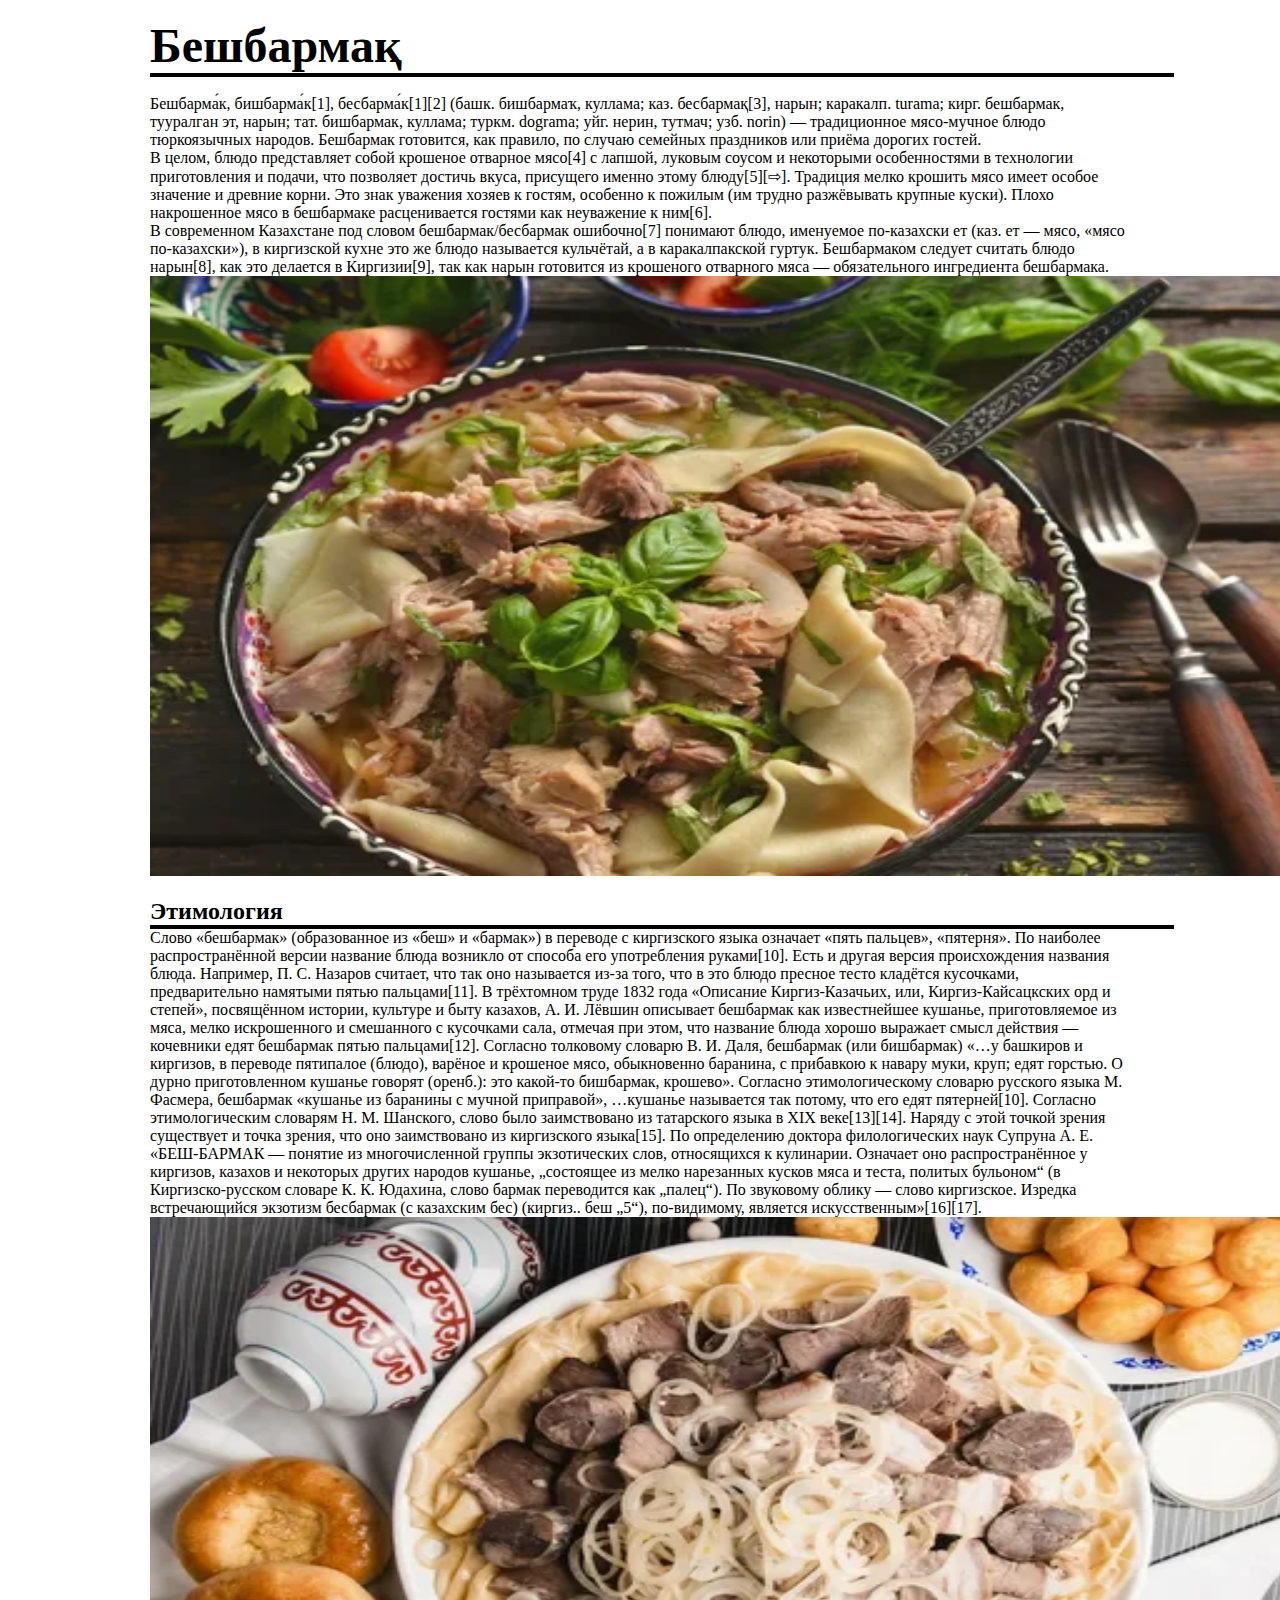
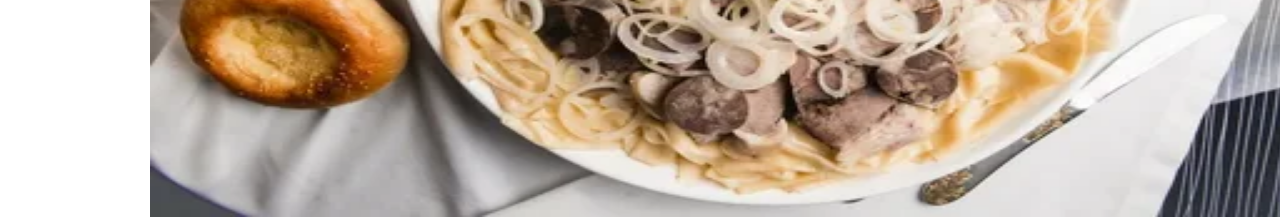
<file: midterm/beshbarmak.html>
<!DOCTYPE html>
<html lang="en">
<head>
    <meta charset="UTF-8">
    <link rel="stylesheet" href="css/main.css">
    <meta http-equiv="X-UA-Compatible" content="IE=edge">
    <meta name="viewport" content="width=device-width, initial-scale=1.0">
    <link href="https://cdn.jsdelivr.net/npm/bootstrap@5.2.2/dist/css/bootstrap.min.css" rel="stylesheet" integrity="sha384-Zenh87qX5JnK2Jl0vWa8Ck2rdkQ2Bzep5IDxbcnCeuOxjzrPF/et3URy9Bv1WTRi" crossorigin="anonymous">
    <title>beshbarmak</title>
</head>
<body>
    <p style="color: white;">jhfw</p>
    <font size="7" style="margin-left: 150px; font-weight: bold;">
        Бешбармақ
    </font>
    <hr size="6" width="80%"  color="black" style="margin-left: 150px; margin-right: 150px;">
    <p style="color: white;">jhfw</p>
    <p style="margin-left: 150px; margin-right: 150px;">Бешбарма́к, бишбарма́к[1], бесбарма́к[1][2] (башк. бишбармаҡ, куллама; каз. бесбармақ[3], нарын; каракалп. turama; кирг. бешбармак, тууралган эт, нарын; тат. бишбармак, куллама; туркм. dograma; уйг. нерин, тутмач; узб. norin) — традиционное мясо-мучное блюдо тюркоязычных народов. Бешбармак готовится, как правило, по случаю семейных праздников или приёма дорогих гостей.</p>
    <p style="margin-left: 150px; margin-right: 150px;">
        В целом, блюдо представляет собой крошеное отварное мясо[4] с лапшой, луковым соусом и некоторыми особенностями в технологии приготовления и подачи, что позволяет достичь вкуса, присущего именно этому блюду[5][⇨]. Традиция мелко крошить мясо имеет особое значение и древние корни. Это знак уважения хозяев к гостям, особенно к пожилым (им трудно разжёвывать крупные куски). Плохо накрошенное мясо в бешбармаке расценивается гостями как неуважение к ним[6].
    </p>
    <p style="margin-left: 150px; margin-right: 150px;">
        В современном Казахстане под словом бешбармак/бесбармак ошибочно[7] понимают блюдо, именуемое по-казахски ет (каз. ет — мясо, «мясо по-казахски»), в киргизской кухне это же блюдо называется кульчётай, а в каракалпакской гуртук. Бешбармаком следует считать блюдо нарын[8], как это делается в Киргизии[9], так как нарын готовится из крошеного отварного мяса — обязательного ингредиента бешбармака.
    </p>
    <img src="k18.webp" width="1200px" height="600px" alt="dsdsd" style="margin-left: 150px; margin-right: 150px;">
    <p style="color: white;">jhfw</p>
    <font size="5" style="margin-left: 150px; font-weight: bold;">
        Этимология
    </font>
    <hr size="6" width="80%"  color="black" style="margin-left: 150px; margin-right: 150px;">
    <p style="margin-left: 150px; margin-right: 150px;">Слово «бешбармак» (образованное из «беш» и «бармак») в переводе с киргизского языка означает «пять пальцев», «пятерня». По наиболее распространённой версии название блюда возникло от способа его употребления руками[10]. Есть и другая версия происхождения названия блюда. Например, П. С. Назаров считает, что так оно называется из-за того, что в это блюдо пресное тесто кладётся кусочками, предварительно намятыми пятью пальцами[11].

В трёхтомном труде 1832 года «Описание Киргиз-Казачьих, или, Киргиз-Кайсацкских орд и степей», посвящённом истории, культуре и быту казахов, А. И. Лёвшин описывает бешбармак как известнейшее кушанье, приготовляемое из мяса, мелко искрошенного и смешанного с кусочками сала, отмечая при этом, что название блюда хорошо выражает смысл действия — кочевники едят бешбармак пятью пальцами[12].

Согласно толковому словарю В. И. Даля, бешбармак (или бишбармак) «…у башкиров и киргизов, в переводе пятипалое (блюдо), варёное и крошеное мясо, обыкновенно баранина, с прибавкою к навару муки, круп; едят горстью. О дурно приготовленном кушанье говорят (оренб.): это какой-то бишбармак, крошево».

Согласно этимологическому словарю русского языка М. Фасмера, бешбармак «кушанье из баранины с мучной приправой», …кушанье называется так потому, что его едят пятерней[10].

Согласно этимологическим словарям Н. М. Шанского, слово было заимствовано из татарского языка в XIX веке[13][14]. Наряду с этой точкой зрения существует и точка зрения, что оно заимствовано из киргизского языка[15].

По определению доктора филологических наук Супруна А. Е. «БЕШ-БАРМАК — понятие из многочисленной группы экзотических слов, относящихся к кулинарии. Означает оно распространённое у киргизов, казахов и некоторых других народов кушанье, „состоящее из мелко нарезанных кусков мяса и теста, политых бульоном“ (в Киргизско-русском словаре К. К. Юдахина, слово бармак переводится как „палец“). По звуковому облику — слово киргизское. Изредка встречающийся экзотизм бесбармак (с казахским бес) (киргиз.. беш „5“), по-видимому, является искусственным»[16][17].</p>
    <p style="margin-left: 150px; margin-right: 150px;"></p>
    <img src="k19.webp" width="1200px" height="600px" alt="dsdsd" style="margin-left: 150px; margin-right: 150px;">
</body>
</html>
</file>
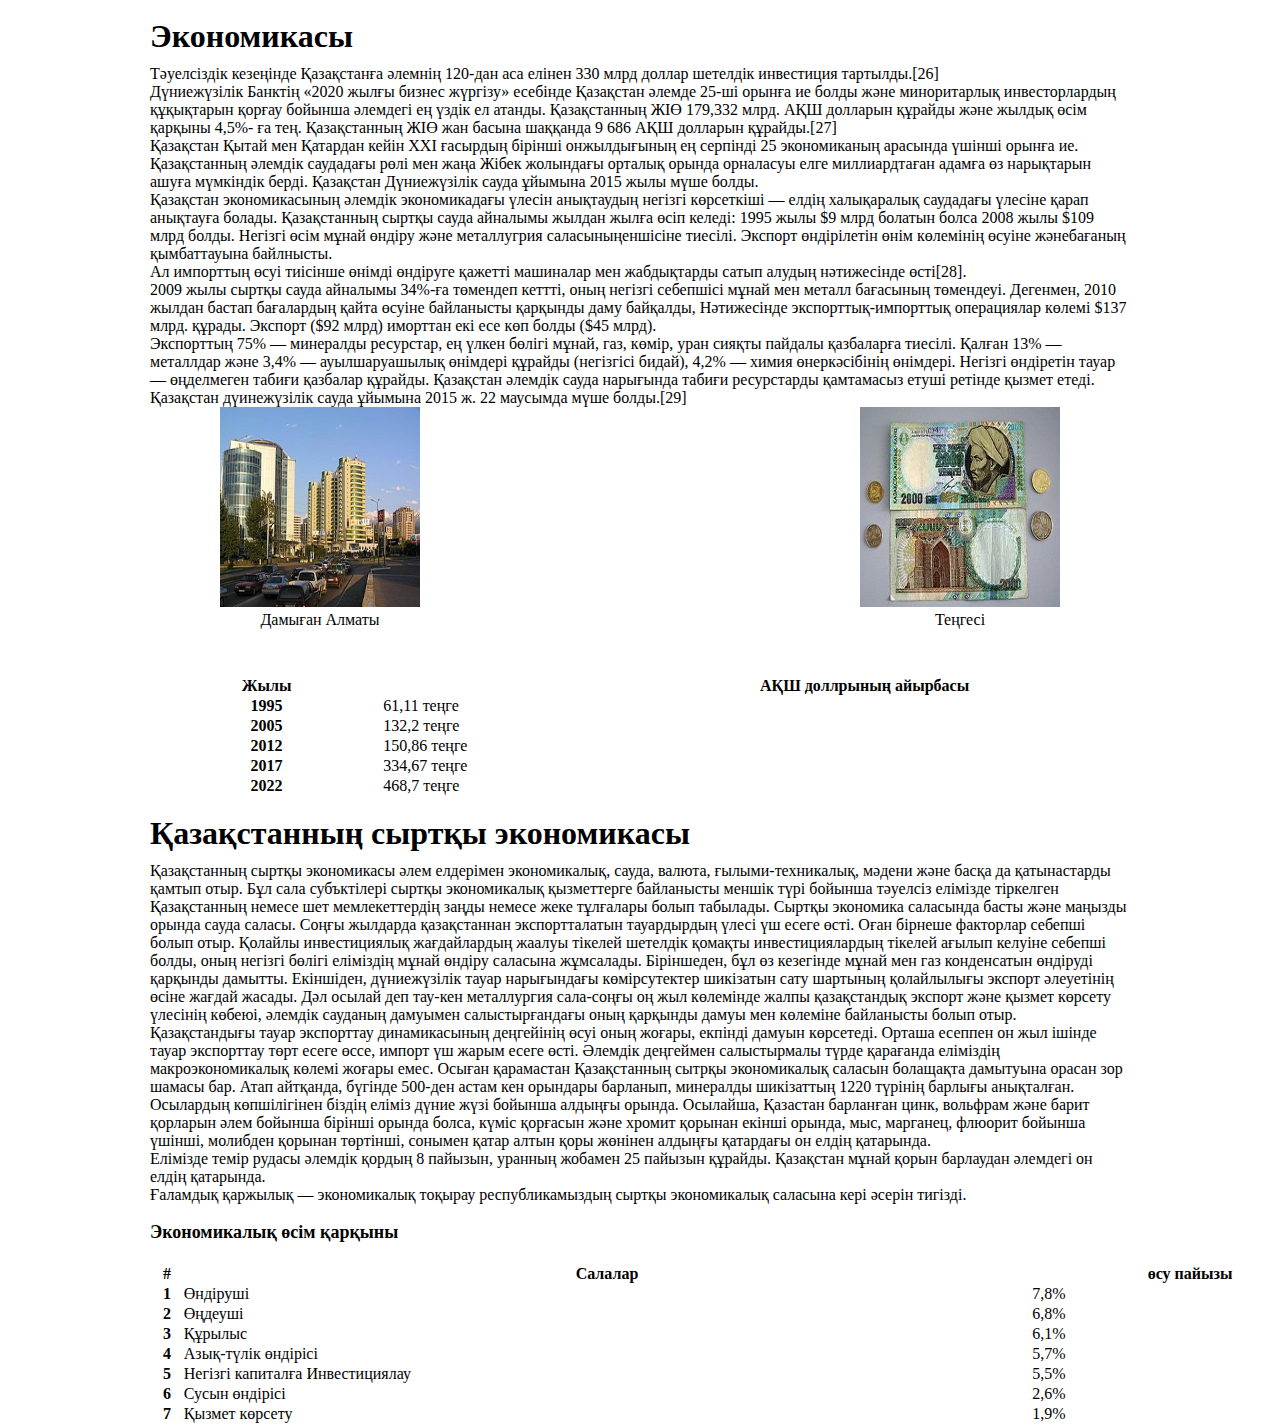
<file: midterm/html2.html>
<!DOCTYPE html>
<html lang="en">
<head>
    <meta charset="UTF-8">
    <meta http-equiv="X-UA-Compatible" content="IE=edge">
    <meta name="viewport" content="width=device-width, initial-scale=1.0">
    <link rel="stylesheet" href="css/main.css">
    <link href="https://cdn.jsdelivr.net/npm/bootstrap@5.2.2/dist/css/bootstrap.min.css" rel="stylesheet" integrity="sha384-Zenh87qX5JnK2Jl0vWa8Ck2rdkQ2Bzep5IDxbcnCeuOxjzrPF/et3URy9Bv1WTRi" crossorigin="anonymous">
    <title>html2</title>
</head>
<body>
    <p style="color: white;">jhfw</p>
    <font size="6" style="margin-left: 150px; font-weight: bold;">
        Экономикасы
    </font>
   
    <p style="margin-left: 150px; margin-right: 150px; margin-top: 10px;">Тәуелсіздік кезеңінде Қазақстанға әлемнің 120-дан аса елінен 330 млрд доллар шетелдік инвестиция тартылды.[26]</p>

<p style="margin-left: 150px; margin-right: 150px;">Дүниежүзілік Банктің «2020 жылғы бизнес жүргізу» есебінде Қазақстан әлемде 25-ші орынға ие болды және миноритарлық инвесторлардың құқықтарын қорғау бойынша әлемдегі ең үздік ел атанды. Қазақстанның ЖІӨ 179,332 млрд. АҚШ долларын құрайды және жылдық өсім қарқыны 4,5%- ға тең. Қазақстанның ЖІӨ жан басына шаққанда 9 686 АҚШ долларын құрайды.[27]</p>
<p style="margin-left: 150px; margin-right: 150px;">
Қазақстан Қытай мен Қатардан кейін ХХІ ғасырдың бірінші онжылдығының ең серпінді 25 экономиканың арасында үшінші орынға ие. Қазақстанның әлемдік саудадағы рөлі мен жаңа Жібек жолындағы орталық орында орналасуы елге миллиардтаған адамға өз нарықтарын ашуға мүмкіндік берді. Қазақстан Дүниежүзілік сауда ұйымына 2015 жылы мүше болды.</p>
<p style="margin-left: 150px; margin-right: 150px;">
Қазақстан экономикасының әлемдік экономикадағы үлесін анықтаудың негізгі көрсеткіші — елдің халықаралық саудадағы үлесіне қарап анықтауға болады. Қазақстанның сыртқы сауда айналымы жылдан жылға өсіп келеді: 1995 жылы $9 млрд болатын болса 2008 жылы $109 млрд болды. Негізгі өсім мұнай өндіру және металлугрия саласыныңеншісіне тиесілі. Экспорт өндірілетін өнім көлемінің өсуіне жәнебағаның қымбаттауына байлнысты.</p>
<p style="margin-left: 150px; margin-right: 150px;">
Ал импорттың өсуі тиісінше өнімді өндіруге қажетті машиналар мен жабдықтарды сатып алудың нәтижесінде өсті[28].</p>

<p style="margin-left: 150px; margin-right: 150px;">
2009 жылы сыртқы сауда айналымы 34%-ға төмендеп кеттті, оның негізгі себепшісі мұнай мен металл бағасының төмендеуі. Дегенмен, 2010 жылдан бастап бағалардың қайта өсуіне байланысты қарқынды даму байқалды, Нәтижесінде экспорттық-импорттық операциялар көлемі $137 млрд. құрады. Экспорт ($92 млрд) иморттан екі есе көп болды ($45 млрд).</p>
<p style="margin-left: 150px; margin-right: 150px;">
Экспорттың 75% — минералды ресурстар, ең үлкен бөлігі мұнай, газ, көмір, уран сияқты пайдалы қазбаларға тиесілі. Қалған 13% — металлдар және 3,4% — ауылшаруашылық өнімдері құрайды (негізгісі бидай), 4,2% — химия өнеркәсібінің өнімдері. Негізгі өндіретін тауар — өңделмеген табиғи қазбалар құрайды. Қазақстан әлемдік сауда нарығында табиғи ресурстарды қамтамасыз етуші ретінде қызмет етеді.</p>
<p style="margin-left: 150px; margin-right: 150px;">
Қазақстан дүинежүзілік сауда ұйымына 2015 ж. 22 маусымда мүше болды.[29]</p>
<div class="container">
<div class="div1" align="center" style="width: 200px; height: 250px; border-radius: 5px;">
    <body>
        <img src="k5.jpg" width="200px" height="200px" >
        <font size="3">Дамыған Алматы</font>
    
</body>
</div>

<div class="div2" align="center" style="width: 200px; height: 250px; border-radius: 5px;">
    <body>
        <img src="k6.jpg" width="200px" height="200px" >
        <font size="3">Теңгесі</font>
    </body>
</div>
</div>
<p style="background-color: white; color: white;">ads</p>
<table class="table table-hover" style="margin-left: 150px; margin-right: 100px; width: 1200px;">
  <thead class="table-dark">
    <tr>
      <th scope="col">Жылы</th>
      <th scope="col">АҚШ доллрының айырбасы</th>
      <th scope="col"></th>
  </tr>
  </thead>
  <tbody>
    <tr>
      <th scope="row">1995</th>
      <td>61,11 теңге</td>
      
    </tr>
    <tr>
      <th scope="row">2005</th>
      <td>132,2 теңге</td>
    </tr>
    <tr>
      <th scope="row">2012</th>
      <td>150,86 теңге</td>
    </tr>
    <tr>
      <th scope="row">2017</th>
      <td>334,67 теңге</td>
    </tr>
   <th scope="row">2022</th>
      <td>468,7 теңге</td>
    </tr>
  </tbody>
</table>


<p style="color: white;">WFWF</p>
<font size="6" style="margin-left: 150px; font-weight: bold;">
         Қазақстанның сыртқы экономикасы
    </font>
   
    <p style="margin-left: 150px; margin-right: 150px; margin-top: 10px;">Қазақстанның сыртқы экономикасы әлем елдерімен экономикалық, сауда, валюта, ғылыми-техникалық, мәдени және басқа да қатынастарды қамтып отыр. Бұл сала субъктілері сыртқы экономикалық қызметтерге байланысты меншік түрі бойынша тәуелсіз елімізде тіркелген Қазақстанның немесе шет мемлекеттердің заңды немесе жеке тұлғалары болып табылады. Сыртқы экономика саласында басты және маңызды орында сауда саласы. Соңғы жылдарда қазақстаннан экспортталатын тауардырдың үлесі үш есеге өсті. Оған бірнеше факторлар себепші болып отыр. Қолайлы инвестициялық жағдайлардың жаалуы тікелей шетелдік қомақты инвестициялардың тікелей ағылып келуіне себепші болды, оның негізгі бөлігі еліміздің мұнай өндіру саласына жұмсалады. Біріншеден, бұл өз кезегінде мұнай мен газ конденсатын өндіруді қарқынды дамытты. Екіншіден, дүниежүзілік тауар нарығындағы көмірсутектер шикізатын сату шартының қолайлылығы экспорт әлеуетінің өсіне жағдай жасады. Дәл осылай деп тау-кен металлургия сала-соңғы оң жыл көлемінде жалпы қазақстандық экспорт және қызмет көрсету үлесінің көбеюі, әлемдік сауданың дамуымен салыстырғандағы оның қарқынды дамуы мен көлеміне байланысты болып отыр.</p>
    <p style="margin-left: 150px; margin-right: 150px">Қазақстандығы тауар экспорттау динамикасының деңгейінің өсуі оның жоғары, екпінді дамуын көрсетеді. Орташа есеппен он жыл ішінде тауар экспорттау төрт есеге өссе, импорт үш жарым есеге өсті. Әлемдік деңгеймен салыстырмалы түрде қарағанда еліміздің макроэкономикалық көлемі жоғары емес. Осыған қарамастан Қазақстанның сытрқы экономикалық саласын болащақта дамытуына орасан зор шамасы бар. Атап айтқанда, бүгінде 500-ден астам кен орындары барланып, минералды шикізаттың 1220 түрінің барлығы анықталған. Осылардың көпшілігінен біздің еліміз дүние жүзі бойынша алдыңғы орында. Осылайша, Қазастан барланған цинк, вольфрам және барит қорларын әлем бойынша бірінші орында болса, күміс қорғасын және хромит қорынан екінші орында, мыс, марганец, флюорит бойынша үшінші, молибден қорынан төртінші, сонымен қатар алтын қоры жөнінен алдыңғы қатардағы он елдің қатарында.</p>
    <p style="margin-left: 150px; margin-right: 150px">Елімізде темір рудасы әлемдік қордың 8 пайызын, уранның жобамен 25 пайызын құрайды. Қазақстан мұнай қорын барлаудан әлемдегі он елдің қатарында.</p>
    <p style="margin-left: 150px; margin-right: 150px">Ғаламдық қаржылық — экономикалық тоқырау республикамыздың сыртқы экономикалық саласына кері әсерін тигізді.</p>

    <p style="color: white;">WFWF</p>
    <font size="4" style="margin-left: 150px; font-weight: bold; margin-top: 20px;">
         Экономикалық өсім қарқыны
    </font>
<table class="table table-hover" style="margin-left: 150px; margin-top: 20px; width: 1200px;">
  <thead class="table-dark">
    <tr>
      <th scope="col">#</th>
      <th scope="col">Салалар</th>
      <th scope="col">өсу пайызы</th>
    </tr>
  </thead>
  <tbody>
    <tr>
      <th scope="row">1</th>
      <td>Өндіруші</td>
      <td>7,8%</td>
    </tr>
    <tr>
      <th scope="row">2</th>
      <td>Өңдеуші</td>
      <td>6,8%</td>
    </tr>
    <tr>
      <th scope="row">3</th>
      <td>Құрылыс</td>
      <td>6,1%</td>
    </tr>
    <tr>
      <th scope="row">4</th>
      <td>Азық-түлік өндірісі</td>
      <td>5,7%</td>
    </tr>
    <tr>
      <th scope="row">5</th>
      <td>Негізгі капиталға Инвестициялау</td>
      <td>5,5%</td>
    </tr>
    <tr>
      <th scope="row">6</th>
      <td>Сусын өндірісі</td>
      <td>2,6%</td>
    </tr>
    <tr>
      <th scope="row">7</th>
      <td>Қызмет көрсету</td>
      <td>1,9%</td>
    </tr>
  </tbody>
</table>

    
</body>
</html>
</file>
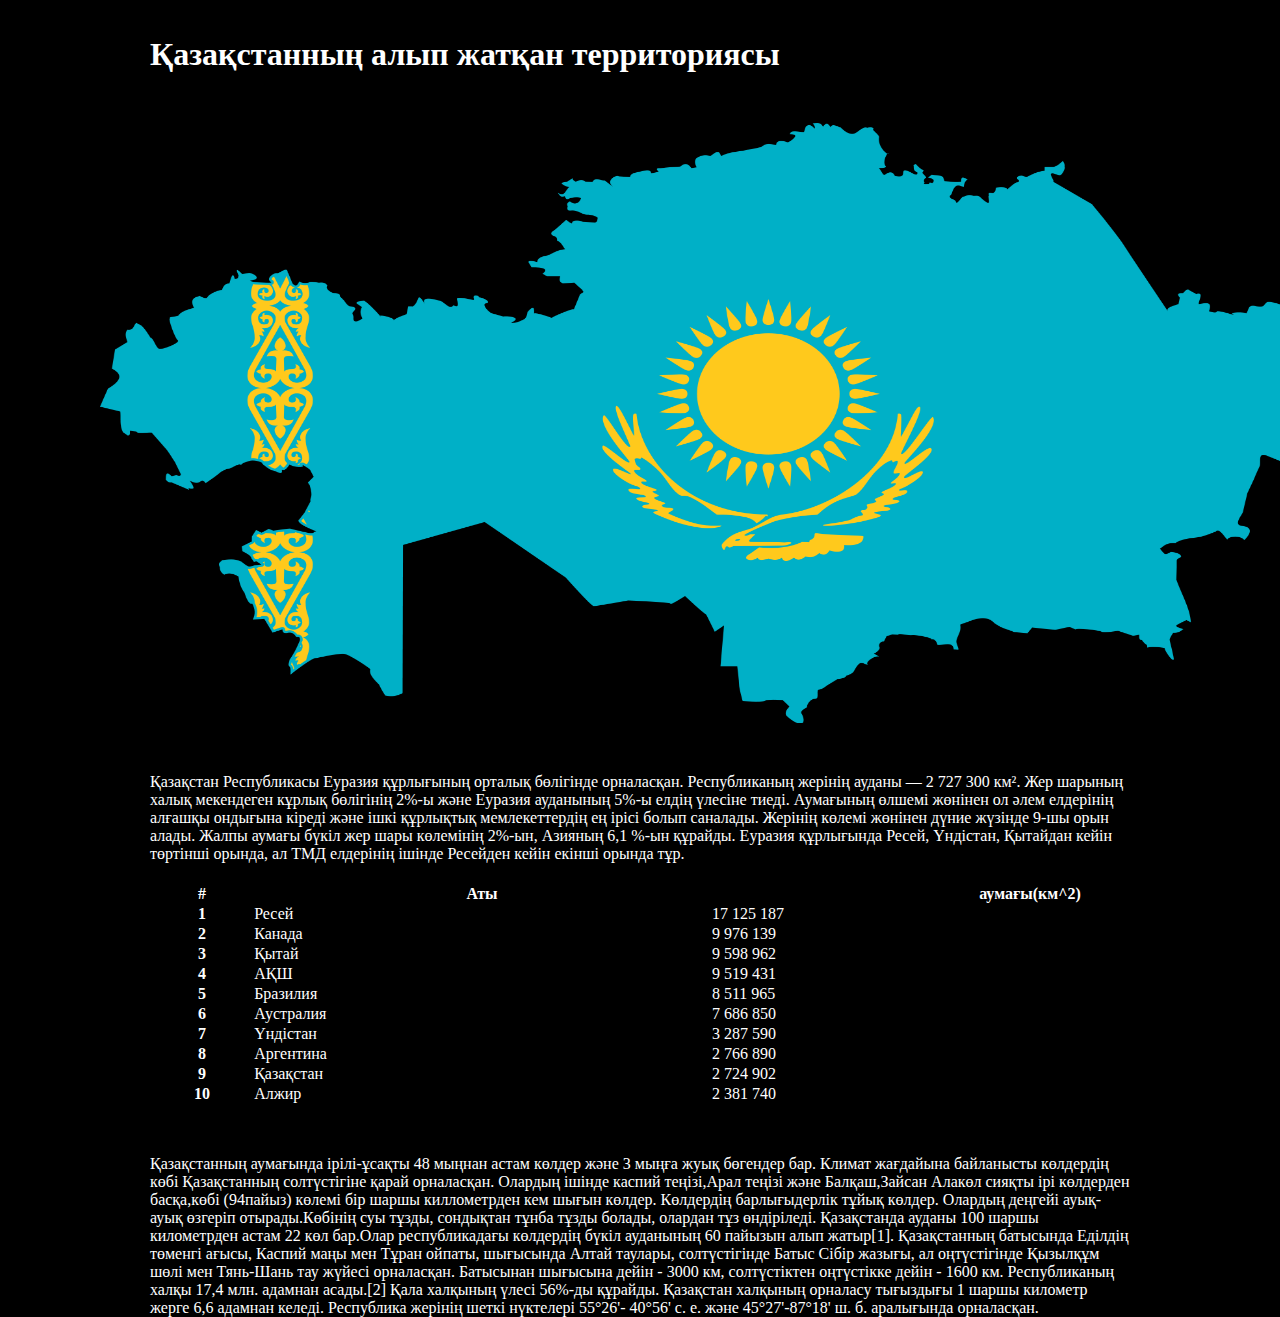
<file: midterm/html3.html>
<!DOCTYPE html>
<html lang="en">
<head>
    <meta charset="UTF-8">
    <link rel="stylesheet" href="css/main.css">
    <meta http-equiv="X-UA-Compatible" content="IE=edge">
    <meta name="viewport" content="width=device-width, initial-scale=1.0">
    <link href="https://cdn.jsdelivr.net/npm/bootstrap@5.2.2/dist/css/bootstrap.min.css" rel="stylesheet" integrity="sha384-Zenh87qX5JnK2Jl0vWa8Ck2rdkQ2Bzep5IDxbcnCeuOxjzrPF/et3URy9Bv1WTRi" crossorigin="anonymous">
    <title>html3</title>
</head>
<body style="background-color: black;">
  <p style="color: black;">WFWF</p>
  <p style="color: black;">WFWF</p>
  <font size="6" style="margin-left: 150px; font-weight: bold; color: white;">
         Қазақстанның алып жатқан территориясы
    </font>
 <img src="k10.png" width="1300" height="600" align="center" style="margin-left: 100px; margin-right: 100px; margin-top: 50px;" align="center" >
<p style="color: white; margin-left: 150px; margin-top: 50px; margin-right: 150px;">
  Қазақстан Республикасы Еуразия құрлығының орталық бөлігінде орналасқан. Республиканың жерінің ауданы — 2 727 300 км². Жер шарының халық мекендеген кұрлық бөлігінің 2%-ы және Еуразия ауданының 5%-ы елдің үлесіне тиеді. Аумағының өлшемі жөнінен ол әлем елдерінің алғашқы ондығына кіреді және ішкі құрлықтық мемлекеттердің ең ірісі болып саналады. Жерінің көлемі жөнінен дүние жүзінде 9-шы орын алады. Жалпы аумағы бүкіл жер шары көлемінің 2%-ын, Азияның 6,1 %-ын құрайды. Еуразия құрлығында Ресей, Үндістан, Қытайдан кейін төртінші орында, ал ТМД елдерінің ішінде Ресейден кейін екінші орында тұр.
</p>
<table class="table table-hover" style="margin-left: 150px; margin-top: 20px; width: 1200px; color: white;">
  <thead>
    <tr>
      <th scope="col">#</th>
      <th scope="col">Аты</th>
      <th scope="col">аумағы(км^2)</th>
    </tr>
  </thead>
  <tbody>
    <tr>
      <th scope="row">1</th>
      <td>Ресей</td>
      <td>17 125 187</td>
    </tr>
    <tr>
      <th scope="row">2</th>
      <td>Канада</td>
      <td>9 976 139</td>
    </tr>
    <tr>
      <th scope="row">3</th>
      <td>Қытай</td>
      <td>9 598 962</td>
    </tr>
    <tr>
      <th scope="row">4</th>
      <td>АҚШ</td>
      <td>9 519 431</td>
    </tr>
    <tr>
      <th scope="row">5</th>
      <td>Бразилия</td>
      <td>8 511 965</td>
    </tr>
    <tr>
      <th scope="row">6</th>
      <td>Аустралия</td>
      <td>7 686 850</td>
    </tr>
    <tr>
      <th scope="row">7</th>
      <td>Үндістан</td>
      <td>3 287 590</td>
    </tr>
    <tr>
      <th scope="row">8</th>
      <td>Аргентина</td>
      <td>2 766 890</td>
    </tr>
    <tr>
      <th scope="row">9</th>
      <td>Қазақстан</td>
      <td>2 724 902</td>
    </tr>
    <tr>
      <th scope="row">10</th>
      <td>Алжир</td>
      <td>2 381 740</td>
    </tr>
  </tbody>
</table>

<p style="color: white; margin-left: 150px; margin-top: 50px; margin-right: 150px;">
  Қазақстанның аумағында ірілі-ұсақты 48 мыңнан астам көлдер және 3 мыңға жуық бөгендер бар. Климат жағдайына байланысты көлдердің көбі Қазақстанның солтүстігіне қарай орналасқан. Олардың ішінде каспий теңізі,Арал теңізі және Балқаш,Зайсан Алакөл сияқты ірі көлдерден басқа,көбі (94пайыз) көлемі бір шаршы киллометрден кем шығын көлдер. Көлдердің барлығыдерлік тұйық көлдер. Олардың деңгейі ауық-ауық өзгеріп отырады.Көбінің суы тұзды, сондықтан тұнба тұзды болады, олардан тұз өндіріледі. Қазақстанда ауданы 100 шаршы километрден астам 22 көл бар.Олар республикадағы көлдердің бүкіл ауданының 60 пайызын алып жатыр[1].

Қазақстанның батысында Еділдің төменгі ағысы, Каспий маңы мен Тұран ойпаты, шығысында Алтай таулары, солтүстігінде Батыс Сібір жазығы, ал оңтүстігінде Қызылқұм шөлі мен Тянь-Шань тау жүйесі орналасқан. Батысынан шығысына дейін - 3000 км, солтүстіктен оңтүстікке дейін - 1600 км.

Республиканың халқы 17,4 млн. адамнан асады.[2] Қала халқының үлесі 56%-ды құрайды. Қазақстан халқының орналасу тығыздығы 1 шаршы километр жерге 6,6 адамнан келеді. Республика жерінің шеткі нүктелері 55°26'- 40°56' с. е. және 45°27'-87°18' ш. б. аралығында орналасқан.
</p>

</body>
</html>
</file>
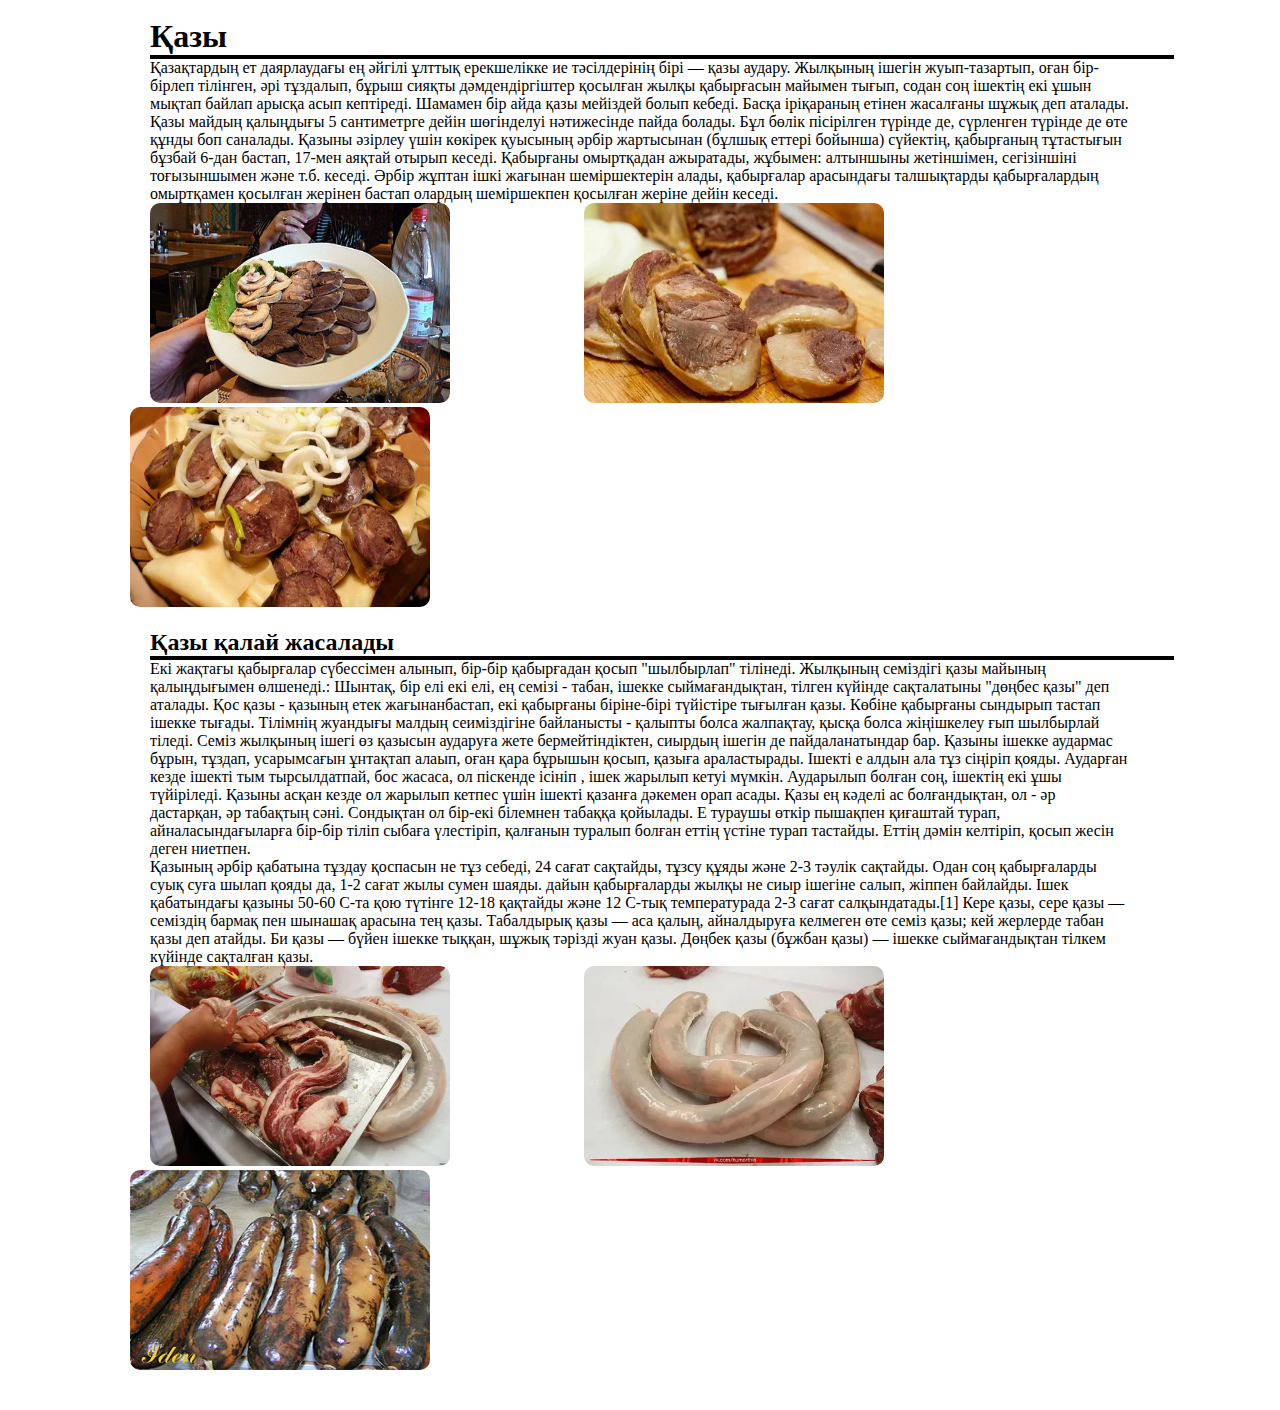
<file: midterm/kazy.html>
<!DOCTYPE html>
<html lang="en">
<head>
    <meta charset="UTF-8">
    <meta http-equiv="X-UA-Compatible" content="IE=edge">
    <link rel="stylesheet" href="css/main.css">
    <meta name="viewport" content="width=device-width, initial-scale=1.0">
    <style>
</style>
    <link href="https://cdn.jsdelivr.net/npm/bootstrap@5.2.2/dist/css/bootstrap.min.css" rel="stylesheet" integrity="sha384-Zenh87qX5JnK2Jl0vWa8Ck2rdkQ2Bzep5IDxbcnCeuOxjzrPF/et3URy9Bv1WTRi" crossorigin="anonymous">
    <title>kazy</title>
</head>
<body>
    <p style="color: white;">jhfw</p>
    <font size="6" style="margin-left: 150px; font-weight: bold;">
        Қазы
    </font>
    <hr size="6" width="80%"  color="black" style="margin-left: 150px; margin-right: 150px;">
    <p style="margin-left: 150px; margin-right: 150px;">
        Қазақтардың ет даярлаудағы ең әйгілі ұлттық ерекшелікке ие тәсілдерінің бірі — қазы аудару. Жылқының ішегін жуып-тазартып, оған бір-бірлеп тілінген, әрі тұздалып, бұрыш сияқты дәмдендіргіштер қосылған жылқы қабырғасын майымен тығып, содан соң ішектің екі ұшын мықтап байлап арысқа асып кептіреді. Шамамен бір айда қазы мейіздей болып кебеді. Басқа іріқараның етінен жасалғаны шұжық деп аталады.
    </p>
    <p style="margin-left: 150px; margin-right: 150px;">
        Қазы майдың қалыңдығы 5 сантиметрге дейiн шөгiнделуi нәтижесiнде пайда болады. Бұл бөлiк пiсiрiлген түрiнде де, сүрленген түрiнде де өте құнды боп саналады. Қазыны әзiрлеу үшiн көкiрек қуысының әрбiр жартысынан (бұлшық еттерi бойынша) сүйектiң, қабырғаның тұтастығын бұзбай 6-дан бастап, 17-мен аяқтай отырып кеседi. Қабырғаны омыртқадан ажыратады, жұбымен: алтыншыны жетiншiмен, сегiзiншiнi тоғызыншымен және т.б. кеседi. Әрбiр жұптан iшкi жағынан шемiршектерiн алады, қабырғалар арасындағы талшықтарды қабырғалардың омыртқамен қосылған жерiнен бастап олардың шемiршекпен қосылған жерiне дейiн кеседi.
    </p>
    <img src="k20.jpg" width="300px" height="200px" alt="dsdsd" style="margin-left: 150px; border-radius: 10px;">
    <img src="k22.webp" width="300px" height="200px" alt="dsdsd" style="margin-left: 130px; border-radius: 10px;">
    <img src="k23.webp" width="300px" height="200px" alt="dsdsd" style="margin-left: 130px; border-radius: 10px;">
    <p style="color: white;">jhfw</p>
    <font size="5" style="margin-left: 150px; font-weight: bold;">
        Қазы қалай жасалады
    </font>
    <hr size="6" width="80%"  color="black" style="margin-left: 150px; margin-right: 150px;">
    <p style="margin-left: 150px; margin-right: 150px;">
        Екі жақтағы қабырғалар сүбессімен алынып, бір-бір қабырғадан қосып "шылбырлап" тілінеді. Жылқының семіздігі қазы майының қалыңдығымен өлшенеді.: Шынтақ, бір елі екі елі, ең семізі - табан, ішекке сыймағандықтан, тілген күйінде сақталатыны "дөңбес қазы" деп аталады. Қос қазы - қазының етек жағынанбастап, екі қабырғаны біріне-бірі түйістіре тығылған қазы. Көбіне қабырғаны сындырып тастап ішекке тығады. Тілімнің жуандығы малдың сеиміздігіне байланысты - қалыпты болса жалпақтау, қысқа болса жіңішкелеу ғып шылбырлай тіледі. Семіз жылқының ішегі өз қазысын аударуға жете бермейтіндіктен, сиырдың ішегін де пайдаланатындар бар. Қазыны ішекке аудармас бұрын, тұздап, усарымсағын ұнтақтап алаып, оған қара бұрышын қосып, қазыға араластырады. Ішекті е алдын ала тұз сіңіріп қояды. Аударған кезде ішекті тым тырсылдатпай, бос жасаса, ол піскенде ісініп , ішек жарылып кетуі мүмкін. Аударылып болған соң, ішектің екі ұшы түйіріледі. Қазыны асқан кезде ол жарылып кетпес үшін ішекті қазанға дәкемен орап асады. Қазы ең кәделі ас болғандықтан, ол - әр дастарқан, әр табақтың сәні. Сондықтан ол бір-екі білемнен табаққа қойылады. Е тураушы өткір пышақпен қиғаштай турап, айналасындағыларға бір-бір тіліп сыбаға үлестіріп, қалғанын туралып болған еттің үстіне турап тастайды. Еттің дәмін келтіріп, қосып жесін деген ниетпен.
    </p>
    <p style="margin-left: 150px; margin-right: 150px;">
        Қазының әрбiр қабатына тұздау қоспасын не тұз себедi, 24 сағат сақтайды, тұзсу құяды және 2-3 тәулiк сақтайды. Одан соң қабырғаларды суық суға шылап қояды да, 1-2 сағат жылы сумен шаяды. дайын қабырғаларды жылқы не сиыр iшегiне салып, жiппен байлайды. Iшек қабатындағы қазыны 50-60 С-та қою түтiнге 12-18 қақтайды және 12 С-тық температурада 2-3 сағат салқындатады.[1]

Кере қазы, сере қазы — семіздің бармақ пен шынашақ арасына тең қазы.
Табалдырық қазы — аса қалың, айналдыруға келмеген өте семіз қазы; кей жерлерде табан қазы деп атайды.
Би қазы — бүйен ішекке тыққан, шұжық тәрізді жуан қазы.
Дөңбек қазы (бұжбан қазы) — ішекке сыймағандықтан тілкем күйінде сақталған қазы.
    </p>
    <img src="k25.webp" width="300px" height="200px" alt="dsdsd" style="margin-left: 150px; border-radius: 10px;">
    <img src="k24.webp" width="300px" height="200px" alt="dsdsd" style="margin-left: 130px; border-radius: 10px;">
    <img src="k21.jpg" width="300px" height="200px" alt="dsdsd" style="margin-left: 130px; border-radius: 10px;">
    <p style="color: white;">jhfw</p>
    <p style="color: white;">jhfw</p>
</body>
</html>
</file>
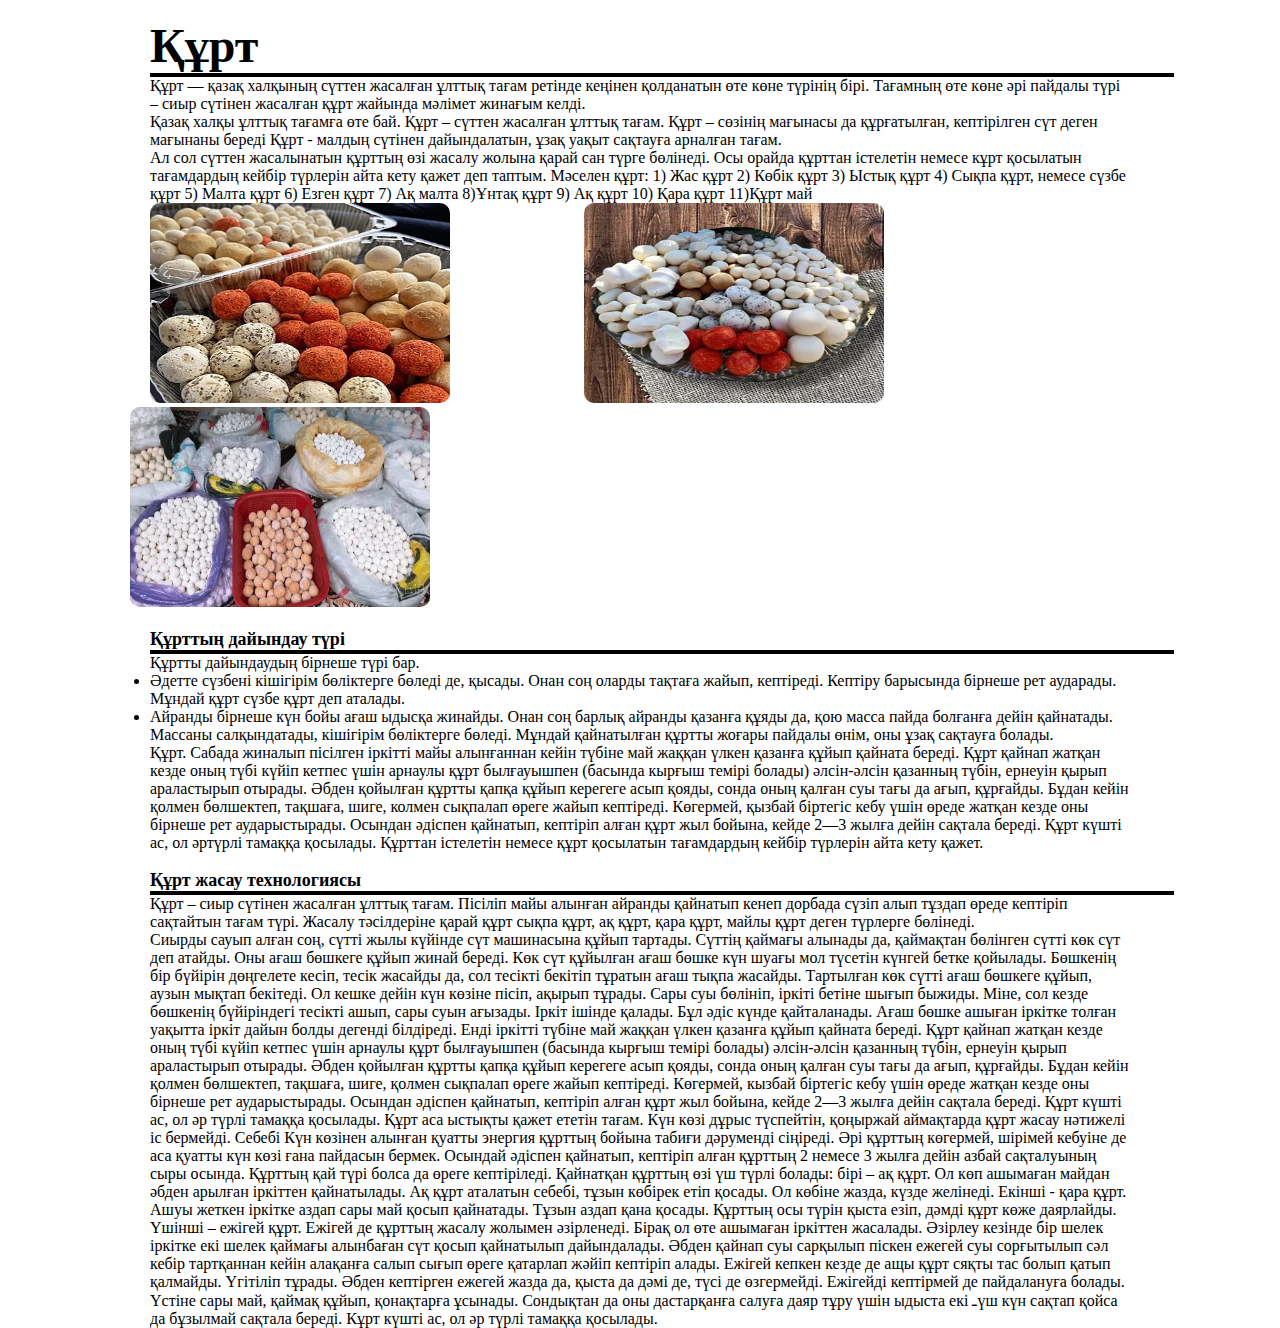
<file: midterm/kurt.html>
<!DOCTYPE html>
<html lang="en">
<head>
    <meta charset="UTF-8">
    <link rel="stylesheet" href="css/main.css">
    <meta http-equiv="X-UA-Compatible" content="IE=edge">
    <meta name="viewport" content="width=device-width, initial-scale=1.0">
    <link href="https://cdn.jsdelivr.net/npm/bootstrap@5.2.2/dist/css/bootstrap.min.css" rel="stylesheet" integrity="sha384-Zenh87qX5JnK2Jl0vWa8Ck2rdkQ2Bzep5IDxbcnCeuOxjzrPF/et3URy9Bv1WTRi" crossorigin="anonymous">
    <title>kurt</title>
</head>
<body>
    <p style="color: white;">jhfw</p>
    <font size="7" style="margin-left: 150px; font-weight: bold;">
        Құрт
    </font>
    <hr size="6" width="80%"  color="black" style="margin-left: 150px; margin-right: 150px;">
    <p style="margin-left: 150px; margin-right: 150px;">
        Құрт — қазақ халқының сүттен жасалған ұлттық тағам ретінде кеңінен қолданатын өте көне түрінің бірі. Тағамның өте көне әрі пайдалы түрі – сиыр сүтінен жасалған құрт жайында мәлімет жинағым келді.
    </p>
    <p style="margin-left: 150px; margin-right: 150px;">
        Қазақ халқы ұлттық тағамға өте бай. Құрт – сүттен жасалған ұлттық тағам. Құрт – сөзінің мағынасы да құрғатылған, кептірілген сүт деген мағынаны береді Құрт - малдың сүтінен дайындалатын, ұзақ уақыт сақтауға арналған тағам.
    </p>
    <p style="margin-left: 150px; margin-right: 150px;">
        Ал сол сүттен жасалынатын құрттың өзі жасалу жолына қарай сан түрге бөлінеді. Осы орайда құрттан істелетін немесе кұрт қосылатын тағамдардың кейбір түрлерін айта кету қажет деп таптым. Мәселен құрт:

1) Жас құрт

2) Көбік құрт

3) Ыстық құрт

4) Сықпа құрт, немесе сүзбе құрт

5) Малта құрт

6) Езген құрт

7) Ақ малта

8)Ұнтақ құрт

9) Ақ құрт

10) Қара құрт

11)Құрт май
    </p>
    <img src="k26.jpg" width="300px" height="200px" alt="dsdsd" style="margin-left: 150px; border-radius: 10px;">
    <img src="k27.webp" width="300px" height="200px" alt="dsdsd" style="margin-left: 130px; border-radius: 10px;">
    <img src="k28.webp" width="300px" height="200px" alt="dsdsd" style="margin-left: 130px; border-radius: 10px;">
    <p style="color: white;">jhfw</p>
    <font size="4" style="margin-left: 150px; font-weight: bold;">
        Құрттың дайындау түрі
    </font>
    <hr size="6" width="80%"  color="black" style="margin-left: 150px; margin-right: 150px;">
    
     <p style="margin-left: 150px; margin-right: 150px;">
        Құртты дайындаудың бiрнеше түрi бар.
    </p>
    <ul style="margin-left: 150px; margin-right: 150px;">
        <li>Әдетте сүзбенi кiшiгiрiм бөлiктерге бөледi де, қысады. Онан соң оларды тақтаға жайып, кептiредi. Кептiру барысында бiрнеше рет аударады. Мұндай құрт сүзбе құрт деп аталады.</li>
        <li>
            Айранды бiрнеше күн бойы ағаш ыдысқа жинайды. Онан соң барлық айранды қазанға құяды да, қою масса пайда болғанға дейiн қайнатады. Массаны салқындатады, кiшiгiрiм бөлiктерге бөледi. Мұндай қайнатылған құртты жоғары пайдалы өнiм, оны ұзақ сақтауға болады.
        </li>
    </ul>
     <p style="margin-left: 150px; margin-right: 150px;">
        Құрт. Сабада жиналып пісілген іркітті майы алынғаннан кейін түбіне май жаққан үлкен қазанға құйып қайната береді. Құрт қайнап жатқан кезде оның түбі күйіп кетпес үшін арнаулы құрт былғауышпен (басында кырғыш темірі болады) әлсін-әлсін қазанның түбін, ернеуін қырып араластырып отырады. Әбден қойылған құртты қапқа құйып керегеге асып қояды, сонда оның қалған суы тағы да ағып, құрғайды. Бұдан кейін қолмен бөлшектеп, тақшаға, шиге, колмен сықпалап өреге жайып кептіреді. Көгермей, қызбай біртегіс кебу үшін өреде жатқан кезде оны бірнеше рет аударыстырады. Осындан әдіспен қайнатып, кептіріп алған құрт жыл бойына, кейде 2—3 жылға дейін сақтала береді. Құрт күшті ас, ол әртүрлі тамаққа қосылады. Құрттан істелетін немесе құрт қосылатын тағамдардың кейбір түрлерін айта кету қажет.
    </p>
    <p style="color: white;">jhfw</p>
    <font size="4" style="margin-left: 150px; font-weight: bold;">
        Құрт жасау технологиясы
    </font>
    <hr size="6" width="80%"  color="black" style="margin-left: 150px; margin-right: 150px;">
     <p style="margin-left: 150px; margin-right: 150px;">
       Құрт – сиыр сүтінен жасалған ұлттық тағам. Пісіліп майы алынған айранды қайнатып кенеп дорбада сүзіп алып тұздап өреде кептіріп сақтайтын тағам түрі. Жасалу тәсілдеріне қарай құрт сықпа құрт, ақ құрт, қара құрт, майлы құрт деген түрлерге бөлінеді.</p>
       <p style="margin-left: 150px; margin-right: 150px;"  >
           Сиырды сауып алған соң, сүтті жылы күйінде сүт машинасына құйып тартады. Сүттің қаймағы алынады да, қаймақтан бөлінген сүтті көк сүт деп атайды.

Оны ағаш бөшкеге құйып жинай береді. Көк сүт құйылған ағаш бөшке күн шуағы мол түсетін күнгей бетке қойылады. Бөшкенің бір бүйірін дөңгелете кесіп, тесік жасайды да, сол тесікті бекітіп тұратын ағаш тықпа жасайды. Тартылған  көк сүтті ағаш бөшкеге құйып, аузын мықтап бекітеді. Ол кешке дейін күн көзіне пісіп, ақырып тұрады. Сары суы бөлініп, іркіті бетіне шығып быжиды.

Міне, сол кезде бөшкенің бүйіріндегі тесікті ашып, сары суын ағызады. Іркіт ішінде қалады. Бұл әдіс күнде қайталанады. Ағаш бөшке ашыған іркітке толған уақытта іркіт дайын болды дегенді білдіреді. Енді іркітті түбіне май жаққан үлкен қазанға құйып қайната береді. Құрт қайнап жатқан кезде оның түбі күйіп кетпес үшін арнаулы құрт былғауышпен (басында кырғыш темірі болады) әлсін-әлсін қазанның түбін, ернеуін қырып араластырып отырады. Әбден қойылған құртты қапқа құйып керегеге асып қояды, сонда  оның қалған суы тағы да ағып, құрғайды. Бұдан кейін қолмен бөлшектеп, тақшаға, шиге, қолмен сықпалап өреге жайып кептіреді. Көгермей, кызбай біртегіс кебу үшін өреде жатқан кезде оны бірнеше рет аударыстырады. Осындан әдіспен қайнатып, кептіріп алған құрт жыл бойына, кейде 2—3 жылға дейін сақтала береді. Құрт күшті ас, ол әр түрлі тамаққа қосылады. Құрт аса ыстықты қажет ететін тағам. Күн көзі дұрыс түспейтін, қоңыржай аймақтарда құрт жасау нәтижелі іс бермейді. Себебі Күн көзінен алынған қуатты энергия құрттың бойына табиғи дәруменді сіңіреді. Әрі құрттың көгермей, шірімей кебуіне де аса қуатты күн көзі ғана пайдасын бермек. Осындай әдіспен қайнатып, кептіріп алған құрттың 2 немесе 3 жылға дейін азбай сақталуының сыры осында.

Құрттың қай түрі болса да өреге кептіріледі. Қайнатқан құрттың өзі үш түрлі болады: бірі – ақ құрт. Ол көп ашымаған майдан әбден арылған іркіттен қайнатылады. Ақ құрт аталатын себебі, тұзын көбірек етіп қосады. Ол көбіне жазда, күзде желінеді. Екінші - қара құрт. Ашуы жеткен іркітке аздап сары май қосып қайнатады. Тұзын аздап қана қосады. Құрттың осы түрін қыста езіп, дәмді құрт көже даярлайды. Үшінші – ежігей құрт. Ежігей де құрттың жасалу жолымен әзірленеді. Бірақ ол өте ашымаған іркіттен жасалады. Әзірлеу кезінде бір шелек іркітке екі шелек қаймағы алынбаған сүт қосып қайнатылып дайындалады. Әбден қайнап суы сарқылып піскен ежегей суы сорғытылып сәл кебір тартқаннан кейін алақанға салып сығып өреге қатарлап жәйіп кептіріп алады. Ежігей кепкен кезде де ащы құрт сяқты тас болып қатып қалмайды. Үгітіліп тұрады. Әбден кептірген ежегей жазда да, қыста да дәмі де, түсі де өзгермейді. Ежігейді кептірмей де пайдалануға болады. Үстіне сары май, қаймақ құйып, қонақтарға ұсынады. Сондықтан да оны дастарқанға салуға даяр тұру үшін ыдыста екі ـүш күн сақтап қойса да бұзылмай сақтала береді. Кұрт күшті ас, ол әр түрлі тамаққа қосылады.
       </p>

</body>
</html>
</file>
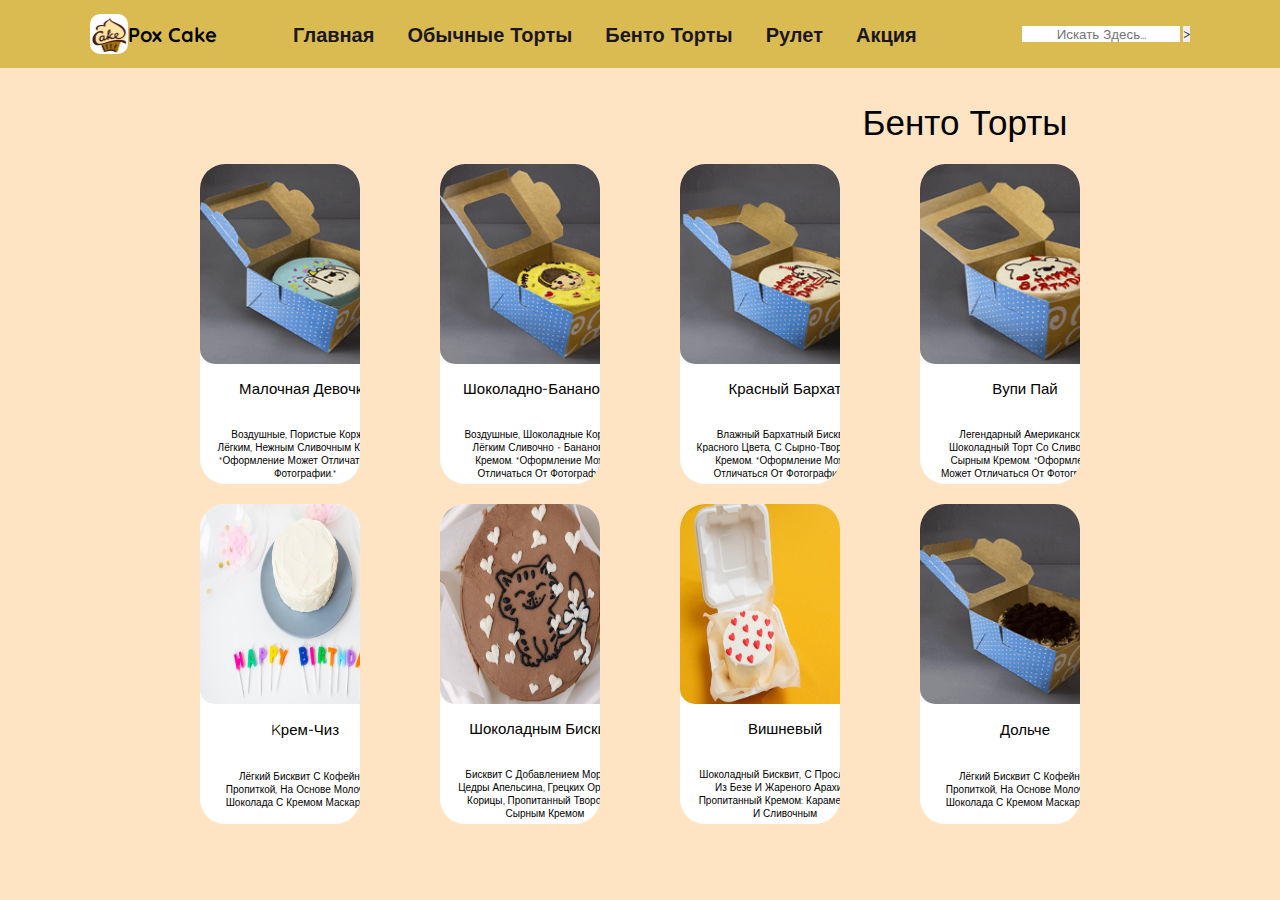
<file: poxcake/BentoCake.html>
<!DOCTYPE html>
<html>
	<head>
		<meta charset="utf-8">
		<meta name="viewport" content="width=device-width, initial-scale=1">
        <link rel="stylesheet" type="text/css" href="final.css">
		<title>Бенто торт</title>
        <link class="icon" rel="shortcut icon" href="i.webp" type="image/x-icon" >
	</head >
	<body class="orcake">
		<header class="header">
			<div class="logo">
				<img src="i.webp">
				<h1 class="textlogo">Pox Cake</h1>
			</div>
			<nav class="navbar">
				<a href="C:\Users\Legion\OneDrive\Рабочий стол\html\final\final.html">Главная</a>
				<a href="C:\Users\Legion\OneDrive\Рабочий стол\html\final\OrCake.html">Обычные Торты</a>
				<a href="C:\Users\Legion\OneDrive\Рабочий стол\html\final\BentoCake.html">Бенто Торты</a>
				<a href="C:\Users\Legion\OneDrive\Рабочий стол\html\final\rulet.html">Рулет</a>
				<a>Акция</a>
			</nav>

			<div class="d2">
				<form>
				<input type="text" placeholder="Искать здесь...">
				<button type="submit">></button>
			  </form>
			  </div>
		</header>


        <div>
            <p style="margin-top: 100px; font-size: 35px; margin-left: 650px;">Бенто Торты</p>
            <div class="container2">
                <div class="box"> 
                    <img class="img1" src="b1.png" alt="k1">  
                    <p class="namecake" >Малочная Девочка</p>
                    <p>Воздушные, пористые коржи с лёгким, нежным сливочным кремом. *Оформление может отличаться от фотографии.*</p>
                     </div>
                     <div class="box"> 
                <img class="img1" src="b2.png" alt="k1">  
                <p class="namecake" >Шоколадно-банановый</p>
                <p>Воздушные, шоколадные коржи с лёгким сливочно - банановым кремом. *Оформление может отличаться от фотографии.*</p>
                </div>

                <div class="box"> 
                    <img class="img1" src="b3.png" alt="k1">  
                    <p class="namecake">Красный бархат</p>
                    <p>Влажный бархатный бисквит красного цвета, с сырно-творожным кремом. *Оформление может отличаться от фотографии.*м</p> 
                </div>

                <div class="box"> <img class="img1" src="b4.png" alt="k1">  
                    <p class="namecake">Вупи пай</p>
                    <p>Легендарный американский шоколадный торт со сливочно-сырным кремом. *Оформление может отличаться от фотографии.*</p> </div>
              </div>
        </div>
        </div>

        <div class="container2">
            <div class="box"> 
                <img class="img1" src="b6.jpg" alt="k1">  
                <p class="namecake" >Kрем-чиз</p>
                <p>Лёгкий бисквит с кофейной пропиткой, на основе молочного шоколада с кремом маскарпоне.</p>
                 </div>
                 <div class="box"> 
            <img class="img1" src="b7.jpg" alt="k1">  
            <p class="namecake" >Шоколадным бисквит</p>
            <p>Бисквит с добавлением моркови, цедры апельсина, грецких орехов и корицы, пропитанный творожно-сырным кремом</p>
            </div>

            <div class="box"> 
                <img class="img1" src="b8.jpg" alt="k1">  
                <p class="namecake">Вишневый</p>
                <p>Шоколадный бисквит, с прослойкой из безе и жареного арахиса, пропитанный кремом: карамельным и сливочным</p> 
            </div>

            <div class="box"> <img class="img1" src="b5.png" alt="k1">  
                <p class="namecake">Дольче</p>
                <p>Лёгкий бисквит с кофейной пропиткой, на основе молочного шоколада с кремом маскарпоне.</p> </div>
          </div>
    </div>

    
  

    </body>
    </html>
</file>
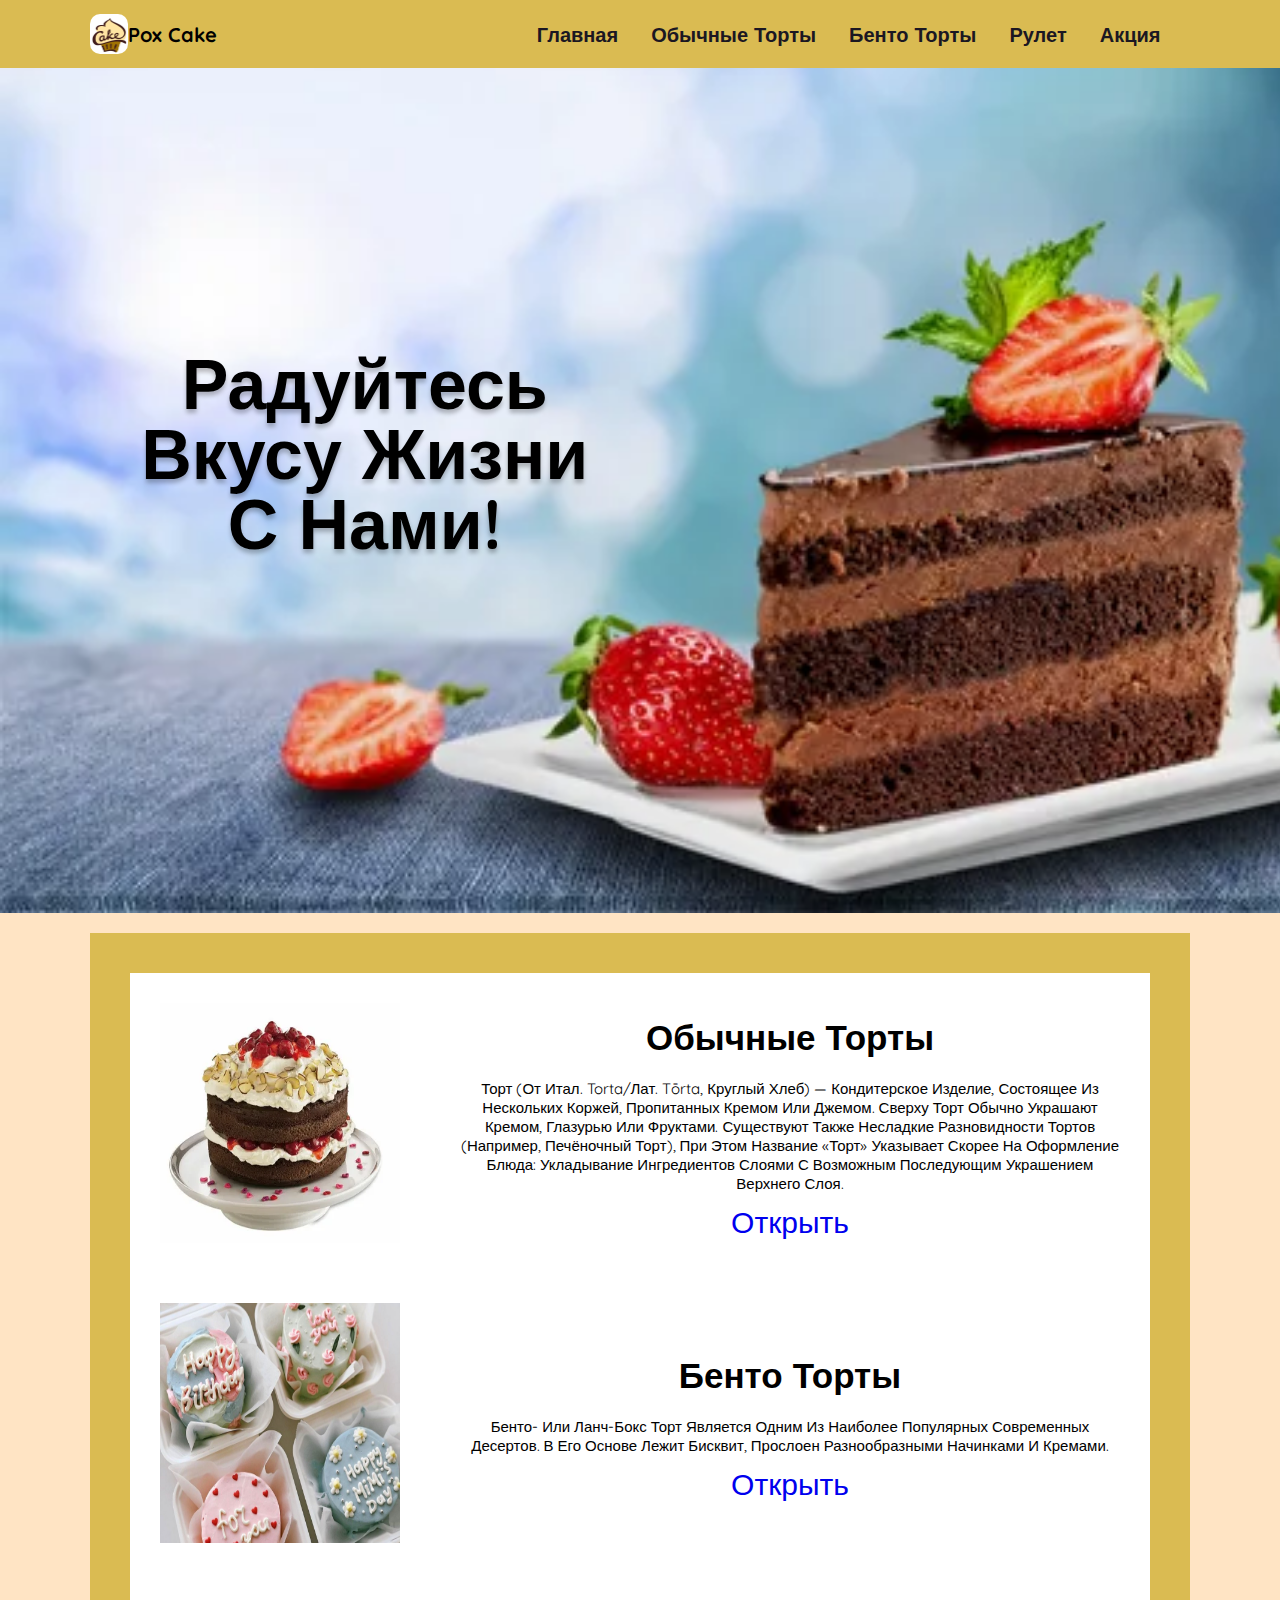
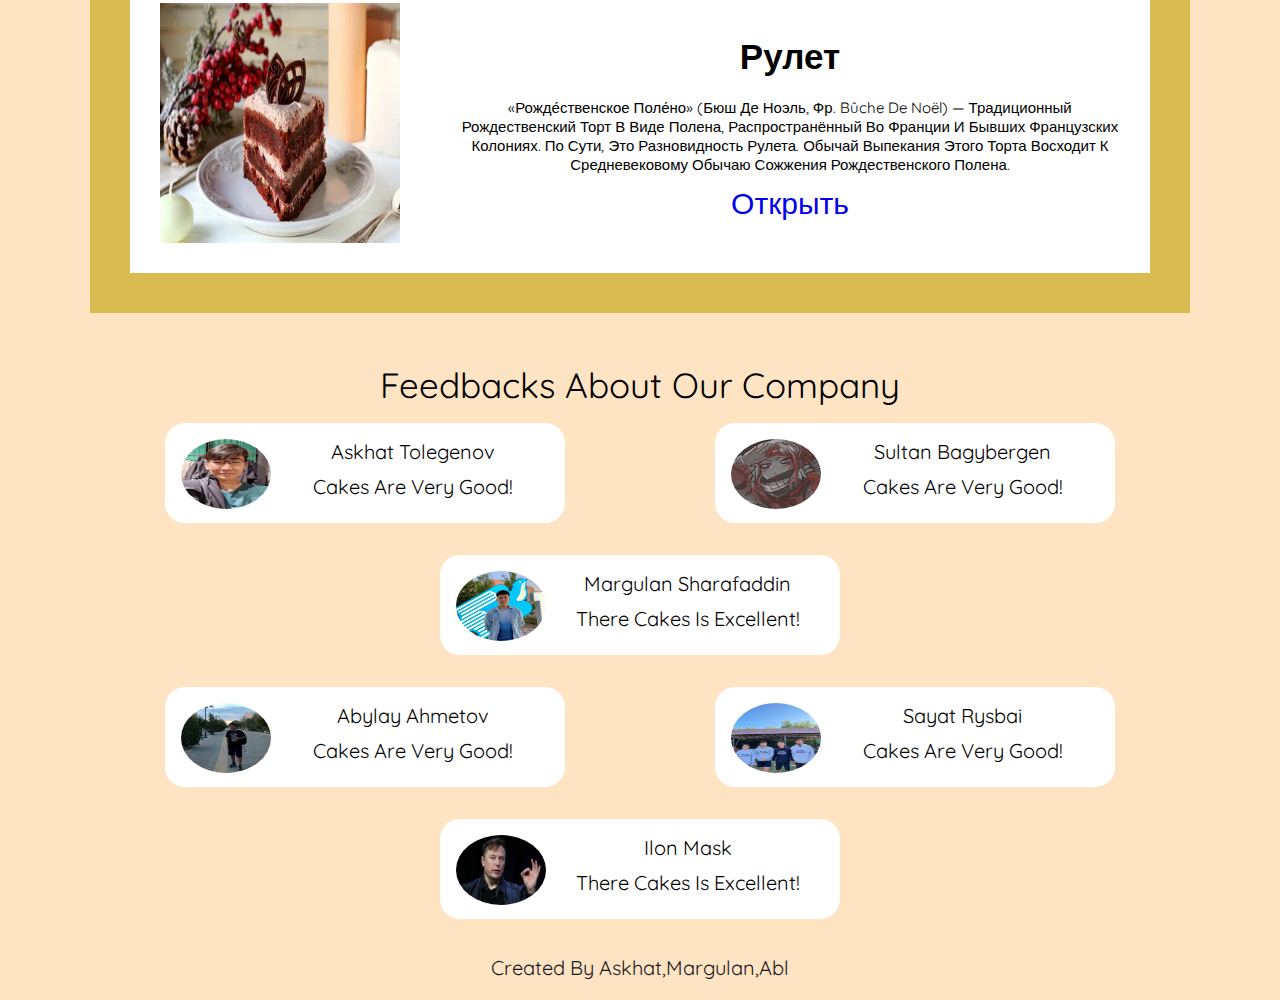
<file: poxcake/final.html>
<!DOCTYPE html>
	<html>
	<head>
		<meta charset="utf-8">
		<meta name="viewport" content="width=device-width, initial-scale=1">
		<link rel="stylesheet" type="text/css" href="final.css">
		<title>Pox Cake</title>
		<link class="icon" rel="shortcut icon" href="i.webp" type="image/x-icon" >
	</head>
	<body>
		<header class="header">
			<div class="logo">
				<img src="i.webp">
				<h1 class="textlogo">Pox Cake</h1>
			</div>
			<nav class="navbar">
				<a href="C:\Users\Legion\OneDrive\Рабочий стол\html\final\final.html">Главная</a>
				<a href="C:\Users\Legion\OneDrive\Рабочий стол\html\final\OrCake.html">Обычные Торты</a>
				<a href="C:\Users\Legion\OneDrive\Рабочий стол\html\final\BentoCake.html">Бенто Торты</a>
				<a href="C:\Users\Legion\OneDrive\Рабочий стол\html\final\rulet.html">Рулет</a>
				<a>Акция</a>
			</nav>

			
		</header>
		<!--header end-->>
		<section class="home" id="home">
			<div class="homeContent">
				<h2>Радуйтесь вкусу жизни с нами!</h2>
				</div>
		</section>
<hr>
		
<!-- blogs section start here  -->
<section class="typesofcake">
	<div class="box1">
        <div class="box2">
            <div class="box3">
            	<img class="image"  src="i (7).webp" alt="" >
      			<div class="content">
                    <h3 class="cakename">Обычные торты</h3>
                    <p class="cakecomment">Торт (от итал. torta/лат. tōrta, круглый хлеб) — кондитерское изделие, состоящее из нескольких коржей,
                        пропитанных кремом или джемом. Сверху торт обычно украшают кремом, глазурью или фруктами. Существуют также несладкие разновидности тортов (например, печёночный торт), 
                        при этом название «торт» указывает скорее на оформление блюда: укладывание ингредиентов слоями с возможным последующим украшением верхнего слоя.</p>
                    <a href="C:\Users\Legion\OneDrive\Рабочий стол\html\final\OrCake.html" class="btn">Открыть</a>
                </div>
            </div>
        <hr>
            <div class="box3">
                <img class="image" src="k4.jpg" alt="" >
            	<div class="content">
                    <h3>Бенто торты</h3>
                    <p>Бенто- или ланч-бокс торт является одним из наиболее популярных современных десертов.
                         В его основе лежит бисквит, прослоен разнообразными начинками и кремами.</p>
                	<a href="C:\Users\Legion\OneDrive\Рабочий стол\html\final\BentoCake.html" class="btn">Открыть</a>
                </div>
            </div>
		<hr>
            <div class="box3">
              <img class="image" src="i (10).webp" alt="" >
              <div class="content">
                    <h3>Рулет </h3>
                    <p>«Рожде́ственское поле́но» (бюш де Ноэль, фр. bûche de Noël) — традиционный рождественский торт в виде полена, распространённый во Франции и бывших французских колониях. По сути, это разновидность рулета.
                        Обычай выпекания этого торта восходит к средневековому обычаю сожжения рождественского полена.</p>
                    <a href="C:\Users\Legion\OneDrive\Рабочий стол\html\final\rulet.html" class="btn">Открыть</a>
                </div>
            </div>
        </div>
    </div>


</section>


	
<!--feedback section starts here-->
<div class="feedback" >
			<p class = "feedbackcomment" >Feedbacks About our Company</p>
		<div class="parent">
		<div class="container">
			<img src="askhat.jpg" alt="Avatar" style="width:90px" height="70px">
			<p>Askhat Tolegenov</p>
			<p class="comment">Cakes are very Good!</p>
		  </div>

		  <div class="container">
			<img src="sultan.jpg" alt="Avatar" style="width:90px" height="70px">
			<p>Sultan Bagybergen</p>
			<p class="comment">Cakes are very Good!</p>
		  </div>
		  
		  <div class="container">
			<img src="margo.jpg" alt="Avatar" style="width:90px" height="70px">
			<p>Margulan Sharafaddin</p>
			<p class="comment">There cakes is excellent!</p>
		  </div>
		</div>
		<div class="parent2">
		  <div class="container">
			<img src="abl.jpg" alt="Avatar" style="width:90px" height="70px">
			<p>Abylay Ahmetov</p>
			<p class="comment">Cakes are very Good!</p>
		  </div>

		  <div class="container">
			<img src="sayat.jpg" alt="Avatar" style="width:90px" height="70px">
			<p>Sayat Rysbai</p>
			<p class="comment">Cakes are very Good!</p>
		  </div>
		  
		  <div class="container">
			<img src="ilon.webp" alt="Avatar" style="width:90px" height="70px">
			<p>Ilon mask</p>
			<p class="comment">There cakes is excellent!</p>
		  </div>
		</div>
	</div>
		<!--feedback section ends here-->

		<!-- footer section start here  -->
	
		
			<div class="credit">
				Created By Askhat,Margulan,Abl
			</div>

		
	
	
	
      
<script src="final.js"></script> 
	</body>
	</html>
</file>
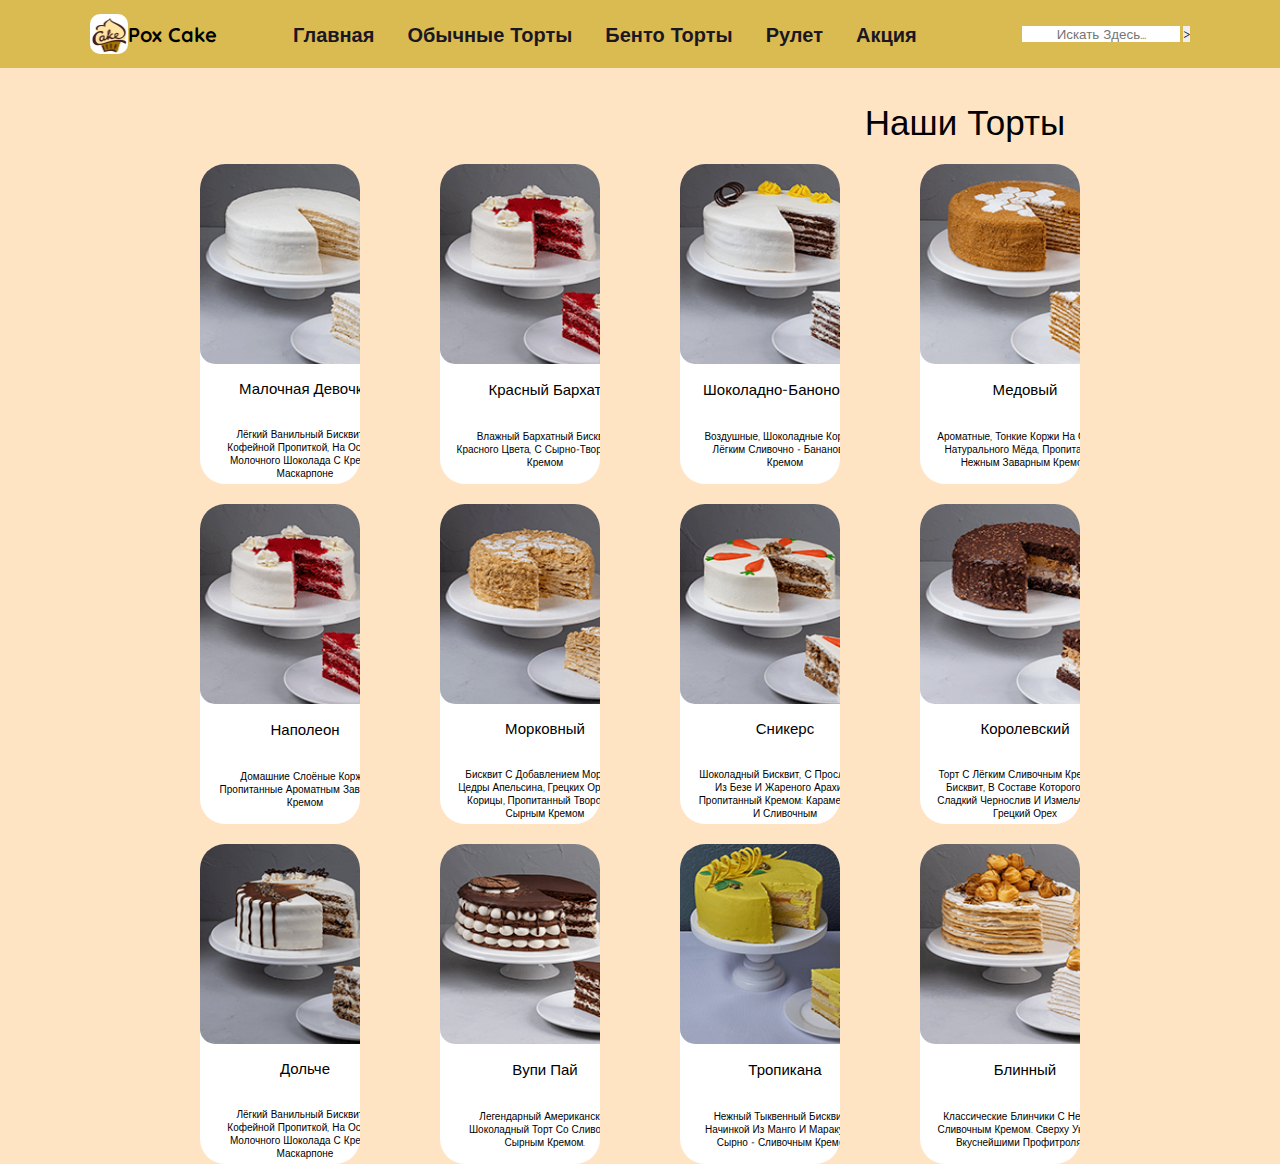
<file: poxcake/OrCake.html>
<!DOCTYPE html>
<html>
	<head>
		<meta charset="utf-8">
		<meta name="viewport" content="width=device-width, initial-scale=1">
        <link rel="stylesheet" type="text/css" href="final.css">
		<title>Обычный Торт</title>
        <link class="icon" rel="shortcut icon" href="i.webp" type="image/x-icon" >
	</head >
	<body class="orcake">
		<header class="header">
			<div class="logo">
				<img src="i.webp">
				<h1 class="textlogo">Pox Cake</h1>
			</div>
			<nav class="navbar">
				<a href="C:\Users\Legion\OneDrive\Рабочий стол\html\final\final.html">Главная</a>
				<a href="C:\Users\Legion\OneDrive\Рабочий стол\html\final\OrCake.html">Обычные Торты</a>
				<a href="C:\Users\Legion\OneDrive\Рабочий стол\html\final\BentoCake.html">Бенто Торты</a>
				<a href="C:\Users\Legion\OneDrive\Рабочий стол\html\final\rulet.html">Рулет</a>
				<a>Акция</a>
			</nav>

			<div class="d2">
				<form>
				<input type="text" placeholder="Искать здесь...">
				<button type="submit">></button>
			  </form>
			  </div>
		</header>


        <div>
            <p style="margin-top: 100px; font-size: 35px; margin-left: 650px;">Наши торты</p>
            <div class="container2">
                <div class="box"> 
                    <img class="img1" src="k.png" alt="k1">  
                    <p class="namecake" >Малочная Девочка</p>
                    <p>Лёгкий ванильный бисквит с кофейной пропиткой, на основе молочного шоколада с кремом маскарпоне</p>
                     </div>
                     <div class="box"> 
                <img class="img1" src="k5.png" alt="k1">  
                <p class="namecake" >Красный бархат</p>
                <p>Влажный бархатный бисквит красного цвета, с сырно-творожным кремом</p>
                </div>

                <div class="box"> 
                    <img class="img1" src="k2.png" alt="k1">  
                    <p class="namecake">Шоколадно-баноновый</p>
                    <p>Воздушные, шоколадные коржи с лёгким сливочно - банановым кремом</p> 
                </div>

                <div class="box"> <img class="img1" src="k4.png" alt="k1">  
                    <p class="namecake">Медовый</p>
                    <p>Ароматные, тонкие коржи на основе натурального мёда, пропитанные нежным заварным кремом</p> </div>
              </div>
        </div>
        </div>

        <div class="container2">
            <div class="box"> 
                <img class="img1" src="k5.png" alt="k1">  
                <p class="namecake" >Наполеон</p>
                <p>Домашние слоёные коржи, пропитанные ароматным заварным кремом</p>
                 </div>
                 <div class="box"> 
            <img class="img1" src="k6.png" alt="k1">  
            <p class="namecake" >Морковный</p>
            <p>Бисквит с добавлением моркови, цедры апельсина, грецких орехов и корицы, пропитанный творожно-сырным кремом</p>
            </div>

            <div class="box"> 
                <img class="img1" src="k7.png" alt="k1">  
                <p class="namecake">Сникерс</p>
                <p>Шоколадный бисквит, с прослойкой из безе и жареного арахиса, пропитанный кремом: карамельным и сливочным</p> 
            </div>

            <div class="box"> <img class="img1" src="k8.png" alt="k1">  
                <p class="namecake">Королевский</p>
                <p>Торт с лёгким сливочным кремом и бисквит, в составе которого мак, сладкий чернослив и измельчённый грецкий орех</p> </div>
          </div>
    </div>

    <div class="container2">
        <div class="box"> 
            <img class="img1" src="k9.png" alt="k1">  
            <p class="namecake" >Дольче</p>
            <p>Лёгкий ванильный бисквит с кофейной пропиткой, на основе молочного шоколада с кремом маскарпоне</p>
             </div>
             <div class="box"> 
        <img class="img1" src="k10.png" alt="k1">  
        <p class="namecake" >Вупи пай</p>
        <p>Легендарный американский шоколадный торт со сливочно-сырным кремом.</p>
        </div>

        <div class="box"> 
            <img class="img1" src="k11.png" alt="k1">  
            <p class="namecake">Тропикана</p>
            <p>Нежный тыквенный бисквит с начинкой из манго и маракуйя и сырно - сливочным кремом.</p> 
        </div>

        <div class="box"> <img class="img1" src="k12.png" alt="k1">  
            <p class="namecake">Блинный</p>
            <p>Классические блинчики с нежным сливочным кремом. Сверху украшен вкуснейшими профитролями</p> </div>
      </div>
</div>
    
  

    </body>
    </html>
</file>
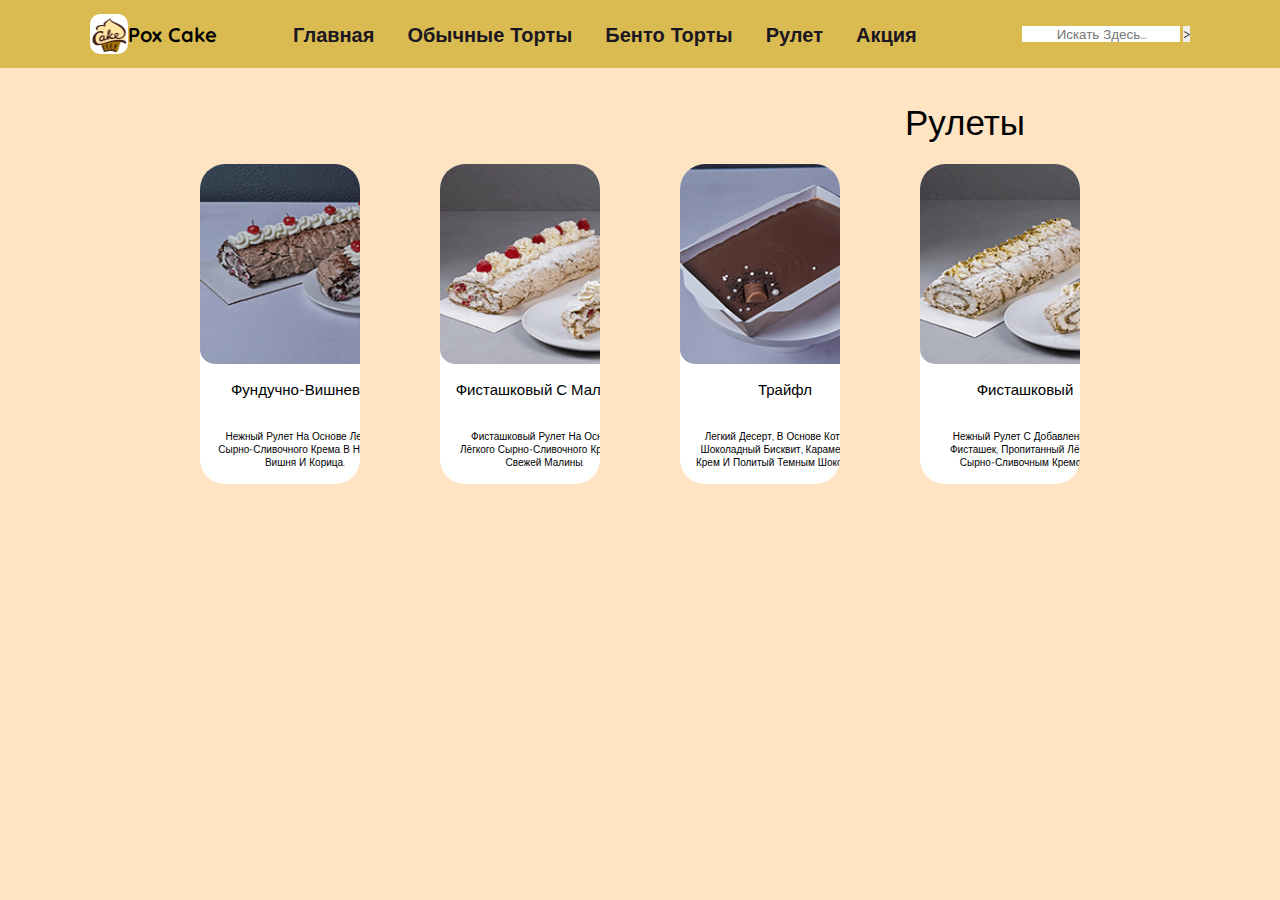
<file: poxcake/rulet.html>
<!DOCTYPE html>
<html>
	<head>
		<meta charset="utf-8">
		<meta name="viewport" content="width=device-width, initial-scale=1">
        <link rel="stylesheet" type="text/css" href="final.css">
		<title>Рулет</title>
        <link class="icon" rel="shortcut icon" href="i.webp" type="image/x-icon" >
	</head >
	<body class="orcake">
		<header class="header">
			<div class="logo">
				<img src="i.webp">
				<h1 class="textlogo">Pox Cake</h1>
			</div>
			<nav class="navbar">
				<a href="C:\Users\Legion\OneDrive\Рабочий стол\html\final\final.html">Главная</a>
				<a href="C:\Users\Legion\OneDrive\Рабочий стол\html\final\OrCake.html">Обычные Торты</a>
				<a href="C:\Users\Legion\OneDrive\Рабочий стол\html\final\BentoCake.html">Бенто Торты</a>
				<a href="C:\Users\Legion\OneDrive\Рабочий стол\html\final\rulet.html">Рулет</a>
				<a>Акция</a>
			</nav>

			<div class="d2">
				<form>
				<input type="text" placeholder="Искать здесь...">
				<button type="submit">></button>
			  </form>
			  </div>
		</header>


        <div>
            <p style="margin-top: 100px; font-size: 35px; margin-left: 650px;">Рулеты</p>
            <div class="container2">
                <div class="box"> 
                    <img class="img1" src="r1.png" alt="k1">  
                    <p class="namecake" >Фундучно-вишневый</p>
                    <p>Нежный рулет на основе легкого сырно-сливочного крема в начинке вишня и корица.</p>
                     </div>
                     <div class="box"> 
                <img class="img1" src="r2.png" alt="k1">  
                <p class="namecake" >Фисташковый с малиной</p>
                <p>Фисташковый рулет на основе лёгкого сырно-сливочного крема и свежей малины.</p>
                </div>

                <div class="box"> 
                    <img class="img1" src="r3.png" alt="k1">  
                    <p class="namecake">Трайфл</p>
                    <p>Легкий десерт, в основе которого шоколадный бисквит, карамельный крем и политый темным шоколадом.</p> 
                </div>

                <div class="box"> <img class="img1" src="r4.png" alt="k1">  
                    <p class="namecake">Фисташковый</p>
                    <p>Нежный рулет с добавлением фисташек, пропитанный лёгким сырно-сливочным кремом.</p> </div>
              </div>
        </div>
        </div>

      

    
  

    </body>
    </html>
</file>
<file: midterm/css/main.css>
* {
    margin: 0;
    padding: 0;
    box-sizing: border-box;
    font-family: serif;
}

body {
    align-items: center;
}

/*Content type 1 start*/

.content-type1 {
    display: flex;
    justify-content: space-between;
    width: 98%;
    height: 50vh;
    margin-left: 150px;
    margin-right: 150px;
    margin-top: 50px;
    margin-bottom: 50px;
    
}

.texts3 {
    width: 50%;
    text-align: left;
    padding-top: 19vh;
    

}

.texts ul li {
    margin-bottom: 5px;  
}

.texts ul li p {
    font-size: 15px;
    font-weight: 100;
}
.texts ul li h4 {
    
    font-size: 20px;
    font-weight: 300;
}
.texts ul li a {
    font-size: 15px;
    font-weight: 300;
    margin-right: 8px;
    
}


.imgVimage {
    background-color: aquamarine;
    box-shadow: 1px 1px 5px;
    
}
.imgVimage img {
    width: auto;
    height: 100%;
    box-shadow: 1px 1px 5px;

}





/* Content type 1 end */
.content-type2 {
    display: flex;
    justify-content: space-between;
    width: 100%;
    height: 50vh;
    margin-left: 150px;
    margin-right: 150px;
    margin-top: 50px;
    margin-bottom: 50px;
    
}

.texts {
    width: 50%;
    text-align: center;
    padding-top: 19vh;
   

}

.texts ul li {
    margin-bottom: 5px;  
}

.texts ul li p {
    font-size: 15px;
    font-weight: 100;
}
.texts ul li h4 {
    margin-left: 10px;
    font-size: 20px;
    font-weight: 300;
}
.texts ul li a {
    font-size: 15px;
    font-weight: 300;
    margin-right: 8px;
}

.imgVimage {
    margin-right: 250px;
    background-color: aquamarine;
    box-shadow: 1px 1px 5px;
    
}
.imgVimage img {
    width: auto;
    height: 100%;
    box-shadow: 1px 1px 5px;
    
}





footer {
    width: 100%;
    height: 20vh;
    color: #000;
    display: flex;
    justify-content: space-between;
    flex-wrap: wrap;
    
    padding: 5vh 0 5vh 0;
    background-color: grey;
    border-radius: 3px;
}

.footer-heading {
    display: flex;
    flex-direction: column;
}


.footer-heading a {
    color: #262626;
    text-decoration: none;
    font-weight: 100;
    font-size: 13px;
    margin-bottom: 2vh;
}

#aaaaa {
    color: #fff;
}

.container{
    display: flex;
    justify-content: space-around;
}
.container2{
    display: flex;
    justify-content: space-around;
    margin-left: 60px;
    margin-right: 150px;
}
</file>
<file: poxcake/final.css>
@import url('https://fonts.googleapis.com/css2?family=Quicksand:wght@300;400;500;600;700&display=swap');

:root{
  --black: #1B1722;
  --white : #F0F0F0;
  --box-shadow: 0px 4px 4px rgba(0, 0, 0, 0.25);
}
body{
  background-color: bisque;
}
*{
  font-family: 'Quicksand', sans-serif;
  margin: 0; 
  padding: 0;
  box-sizing: border-box;
  outline: none;
  border: none;
  text-decoration: none;
  text-transform: capitalize;
  transition: .2s linear;
  text-align: center;
  

}
html{
  font-size: 62.5%;   
  overflow-x: hidden;
  scroll-padding-top: 7rem;
  scroll-behavior: smooth;
}
html::-webkit-scrollbar{
  width: 1rem;
}
html::-webkit-scrollbar-track{
  background: transparent;
}
html::-webkit-scrollbar-thumb{
  background-color: #DABB52;
  border-radius: 5rem;
}

.header{
  top: 0;right: 0;left: 0;
  background: #DABB52;  
  display: flex;
  align-items: center;
  justify-content: space-between;
  position: fixed;
  padding: 1.4rem 7%;
  z-index: 999;
}
.header .logo{
  display: flex;
  align-items: center;
  background: transparent;
}
.header .logo.logo img{
  height: 4rem;
  border-radius: 10px;
  background: transparent;
}
.header .logo.textlogo {
  color: var(--black);
  font-size: 2rem;
  font-weight: bolder;
  background: transparent;
}

.header .navbar a{
  font-size: 2rem;
  margin-right: 3rem;
  color: var(--black);
  font-weight: bold;
  background: transparent;
}
.header .navbar a:hover{
  border-bottom: .1rem solid var(--black);
  padding-bottom: .4rem;
  background: transparent;
}
.header.navbar{
  background-color:#DABB52; ;
  background: transparent;
}

#menu-bar{
  display: none;
}


.home {
  min-height: 100vh;
  display: flex;
  align-items: center;
  background: url(i\ \(14\).webp);
  background-size: cover;
  background-position: left;
}
.home .homeContent{
  width: 50%;
  float: left;
  text-align: center;
  padding: 4rem;
}
.home .homeContent h2{
  font-size: 7rem;
  font-weight: bolder;
  margin-bottom: 2rem;
  line-height: 7rem;
  color: black;
  text-shadow: var(--box-shadow);
}


section{
  padding: 2rem 7%;
}




.box2{
  background-color: #DABB52;
  width: auto;
  height: auto;
  background-position: center center;
  padding: 4rem;
}
.image{
  width: 300px;
  height: 300px;
  padding: 3rem;
  display: block;
  transition: 1s;
  
}
.image:hover{
  transform: scale(1.2);
}

.box3{
  display: flex;
  align-items: center;
  flex-wrap: wrap;
  background-color: white;
}
.content{
  flex: 1 1 45rem;
  padding: 2rem;
}
.content h3{
  font-size: 3.5rem;
  padding: 1rem;

}
.content p{
  font-size: 1.5rem;
  padding: 1rem;
  
}
.content a{
  font-size: 3rem;
  padding: 1rem;
  
}


.feedbackcomment{
  font-size: 35px;
  margin-top: 3rem;
  
}
.parent{
  display: flex;
  flex-wrap: wrap;
  justify-content: space-around;
 padding-inline: 9rem;
}
.parent2{
  display: flex;
  flex-wrap: wrap;
  justify-content: space-around;
  padding-inline: 9rem;
}
.container {
  overflow: hidden;
  width: 400px;
  height: 100px;
  background-color: white;
  border-radius: 20px;
  padding: 16px;
  margin: 16px 0

}

.container img {
  float: left;
  margin-right: 20px;
  border-radius: 50%;
  display: block;
  transition: 1s;
}
.container img:hover{
  transform: scale(1.2);
}

.container p {
  font-size: 20px;
  margin-right: 15px;
}
.comment{
  margin-top: 1rem;

}



.orcake{
  align-items: center;
}

.credit{
  font-size: 2rem;
  margin-top: 2rem;
  padding-bottom: 2rem;
  color: var(--black);
  text-align: center;
  
}
.box{
  background-color:white;
  display: grid;
  overflow: hidden;
  place-items: center;
  width: 210px;
  height: 320px;
  border-radius: 25px;  
 
}

.box p{
  padding: 1.5rem;
}
.img1{
  height: 200px;
  width: 210px;
  border-radius: 15px;
  display: block;
  transition: 1s;
  
  
}
.img1:hover{
  transform: scale(1.2);

}

.container2{
  display: flex;
  grid-template-columns: auto auto auto;
  column-gap: 80px;
  margin-top: 20px;
  padding-left: 200px;
  padding-right: 200px;
 
}
.namecake{
  font-size: 15px;
}

/* media queries for web responsive */

@media (max-width:991px){
  html{
      font-size: 55%;
  }
  .header{
      padding: 1.3rem 3rem;
  }
  .home .homeContent{
      margin-left: 0;
      width: 80%;
  }
}

@media (max-width:768px) {
  #menu-bar{
      display: inline-block;
  }
  .header .navbar{
      position: absolute;
      top: 100%;
      right: -100%;
      width: 25rem;
      background-color: var(--white);
      height: 80vh;
  }
  .header .navbar.active{
      right: 0;
  }
  .header .navbar a{
      display: block;
      font-size: 2rem;
      color: black;
      margin: 1.5rem;
  }

  .home .homeContent{
      margin-left: 0;
      width: 90%;
  }
}
@media (max-width:600px){
  html{
      font-size: 50%;
  }
}
</file>
